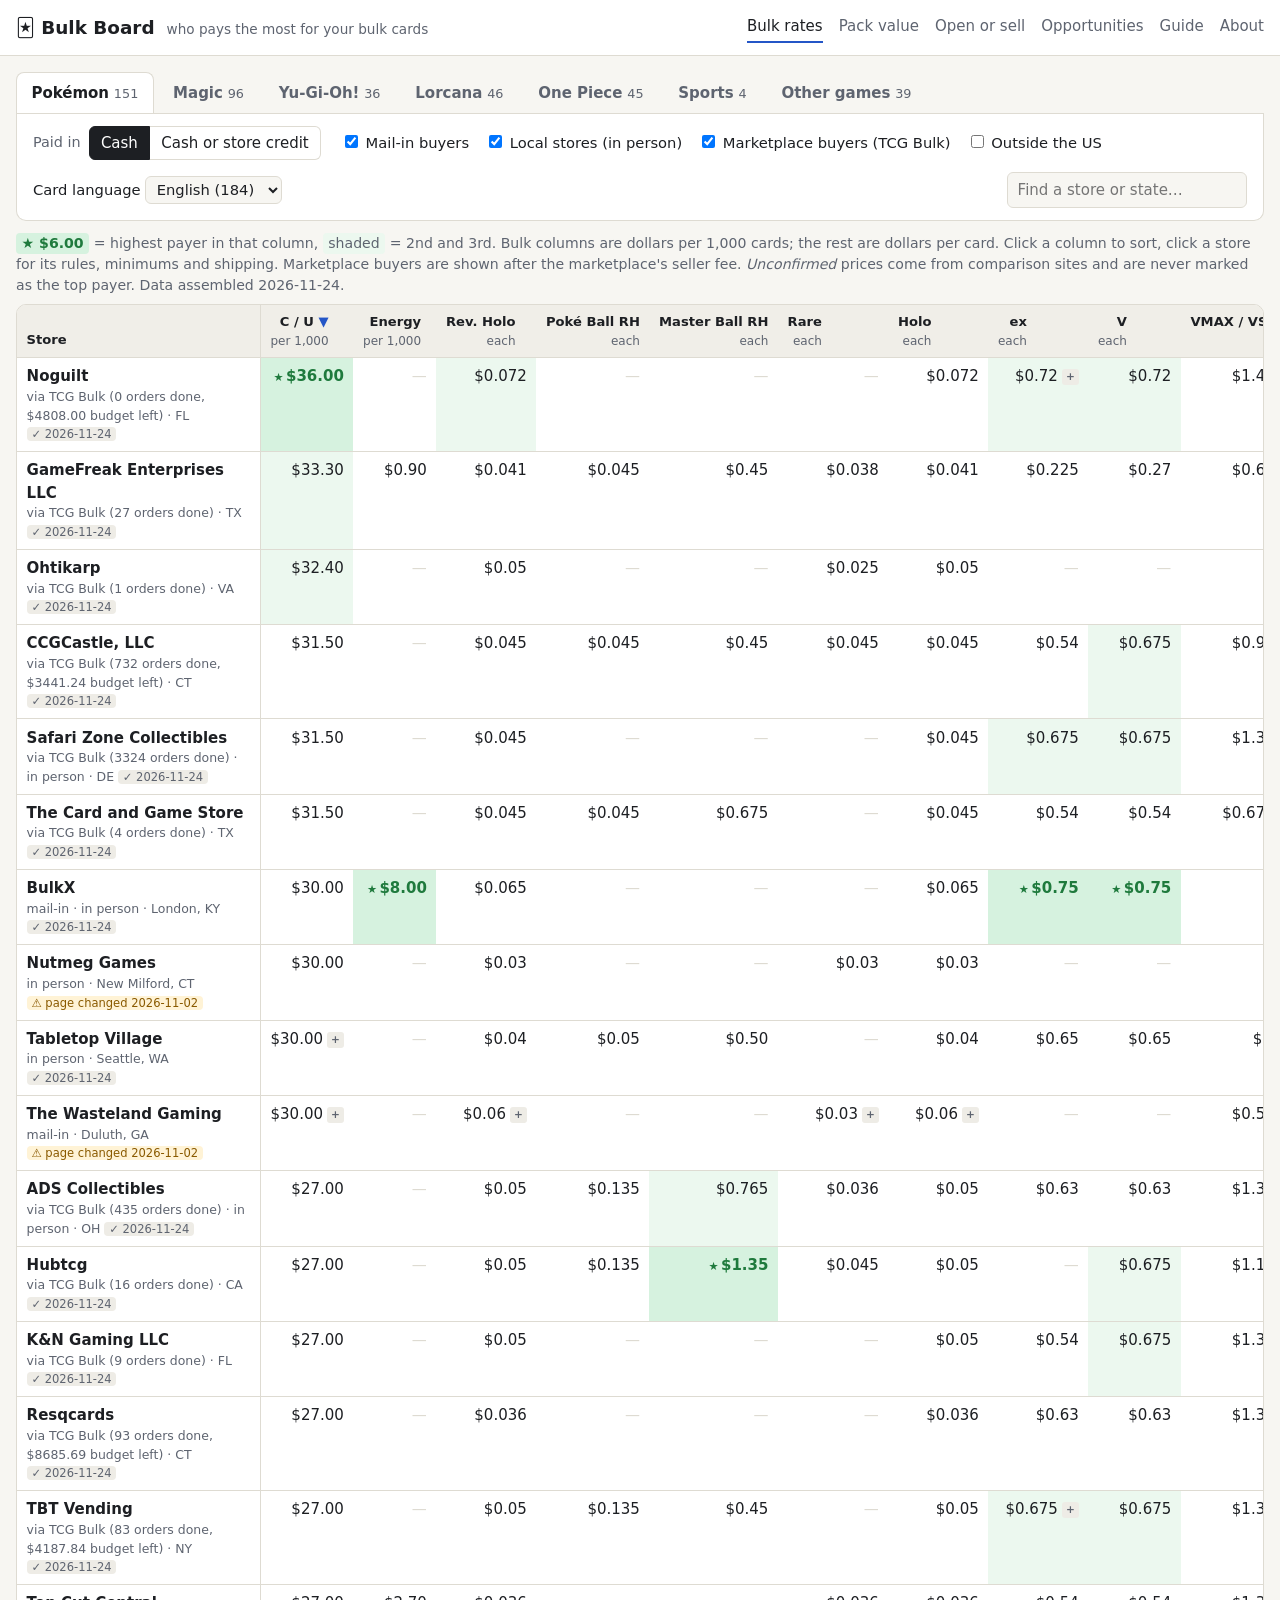
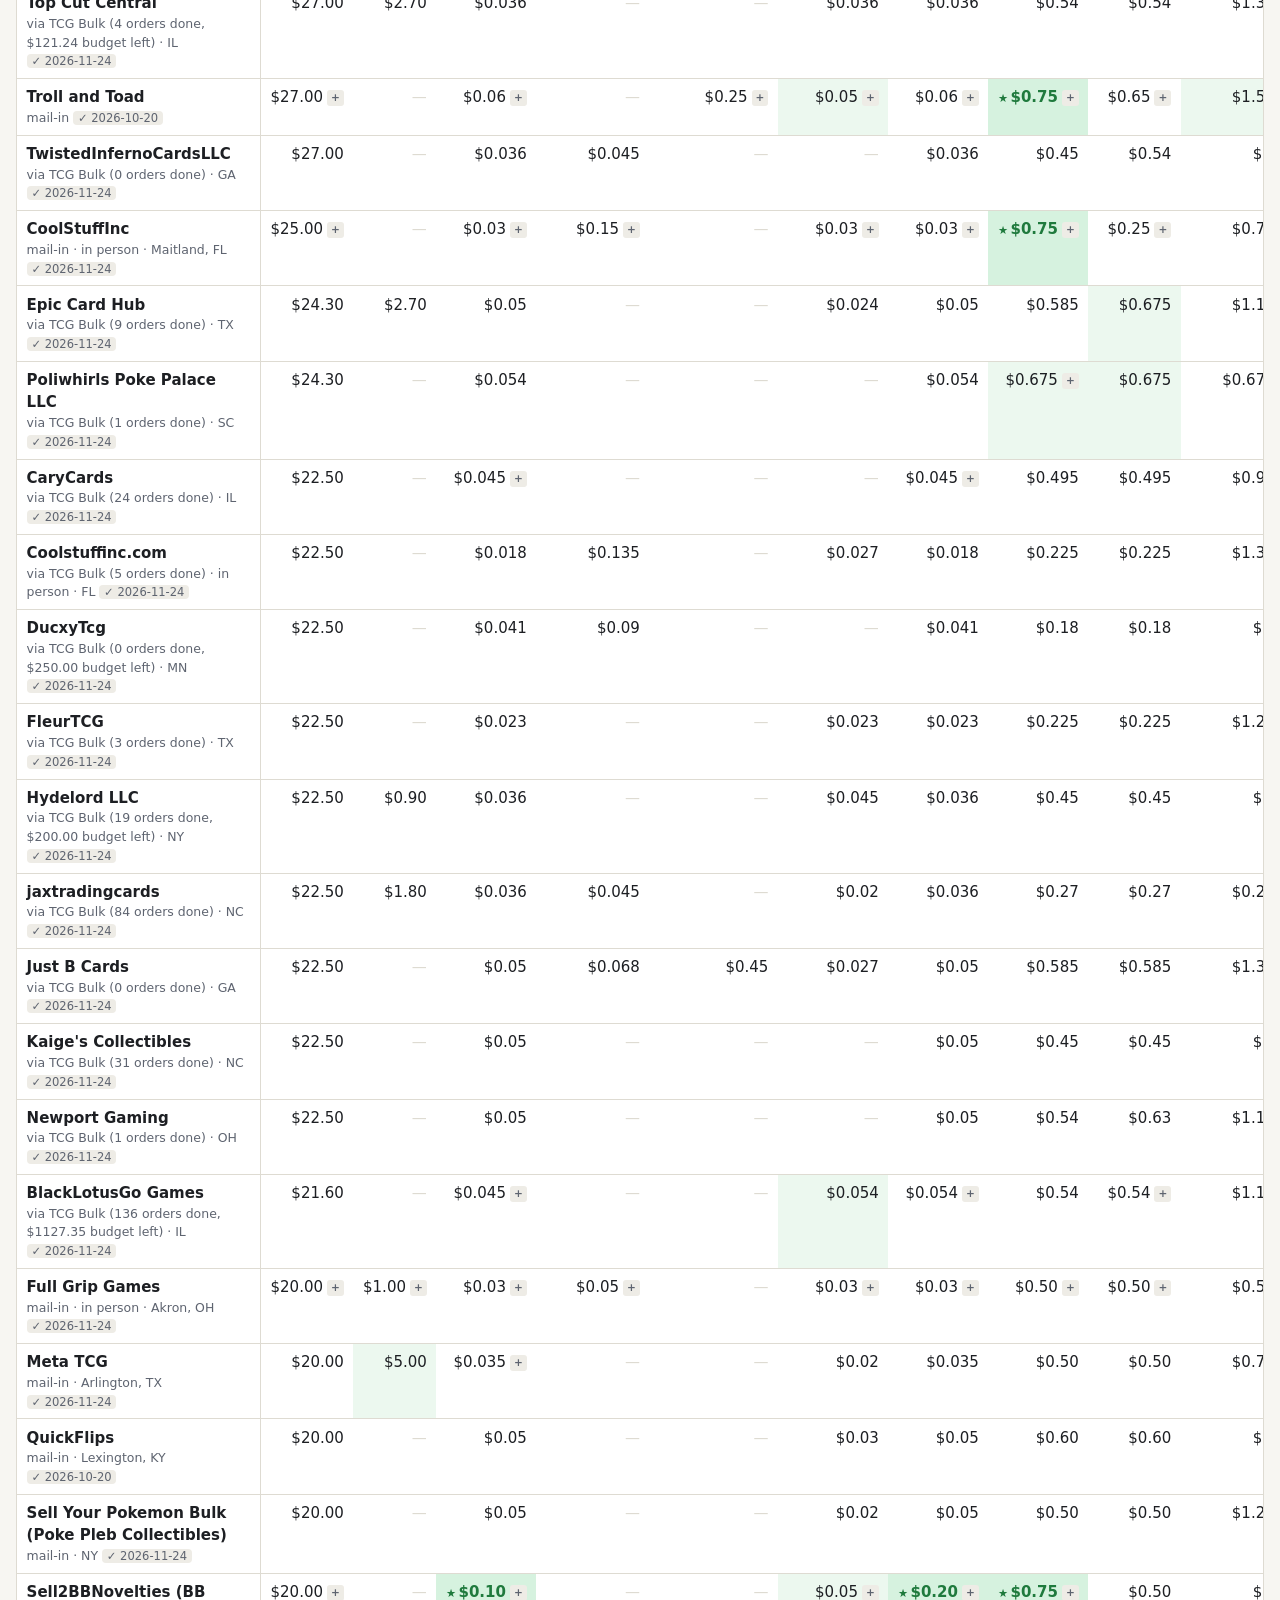
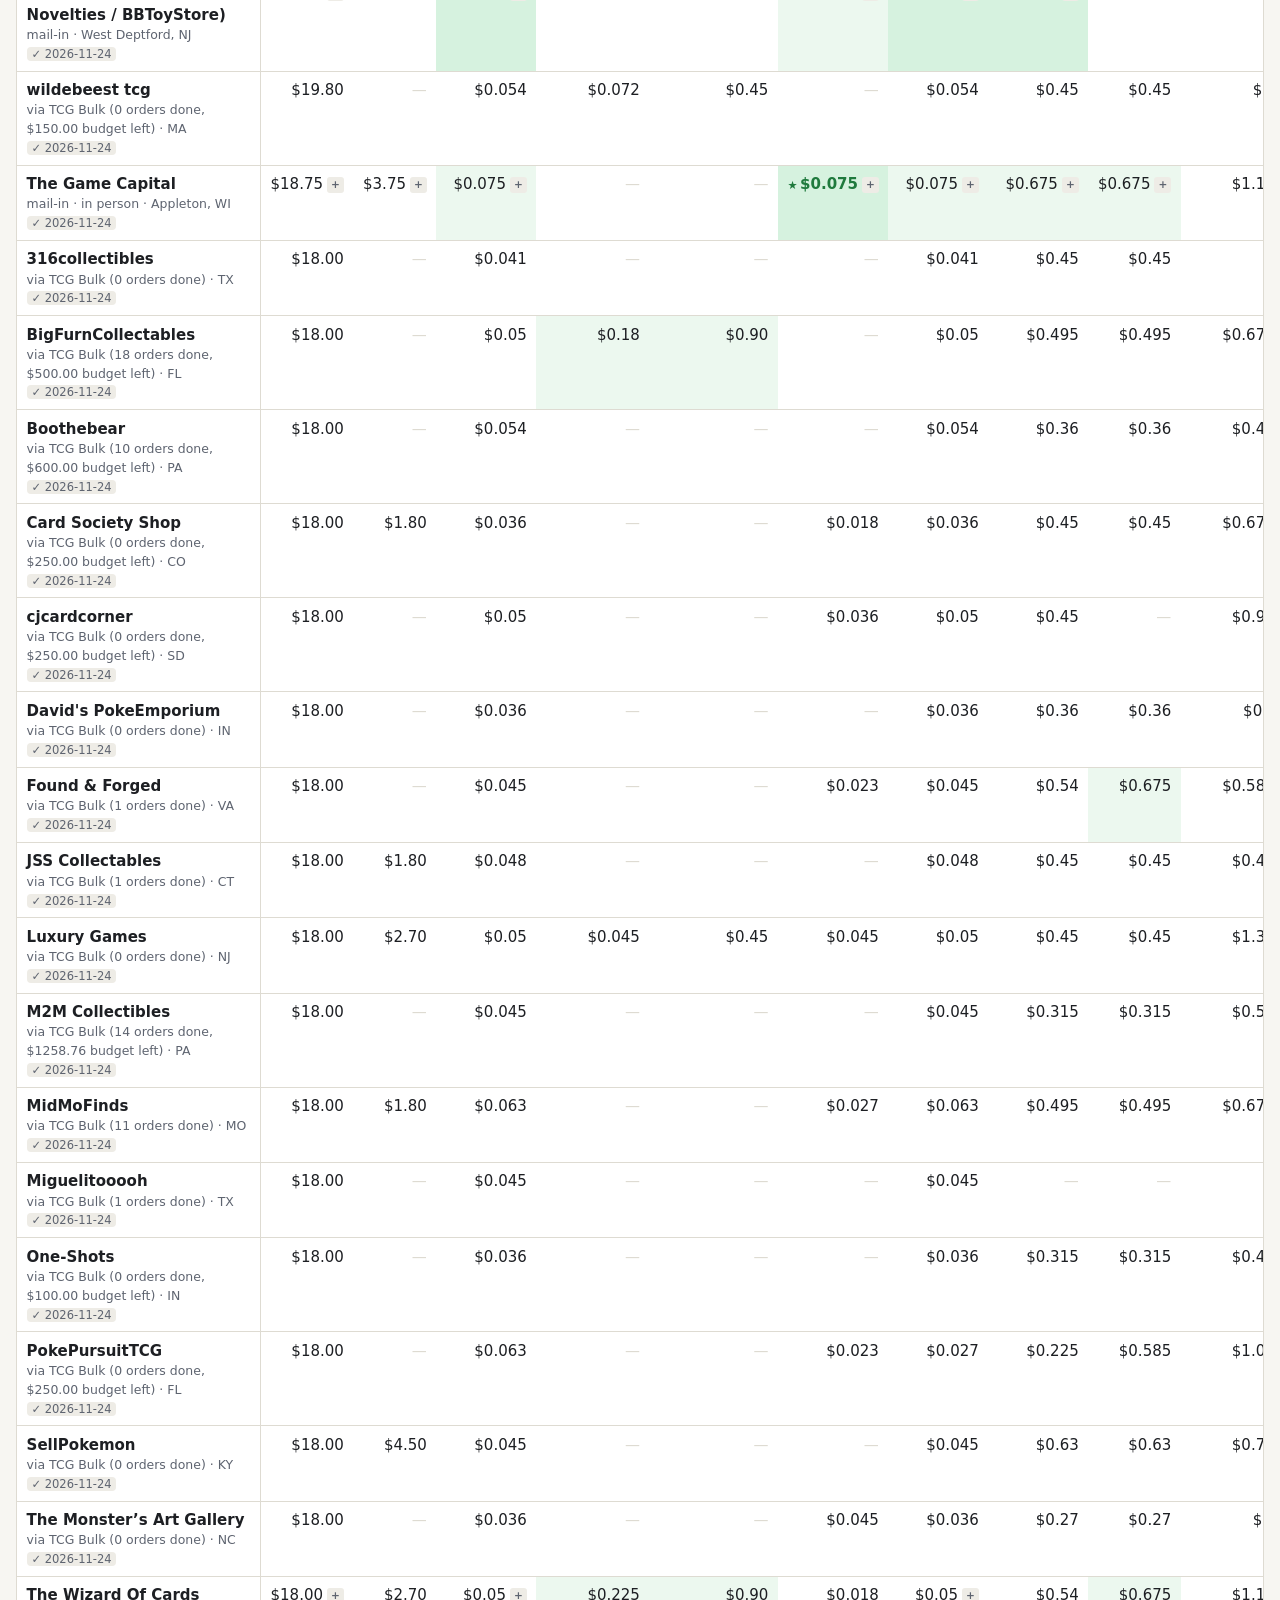
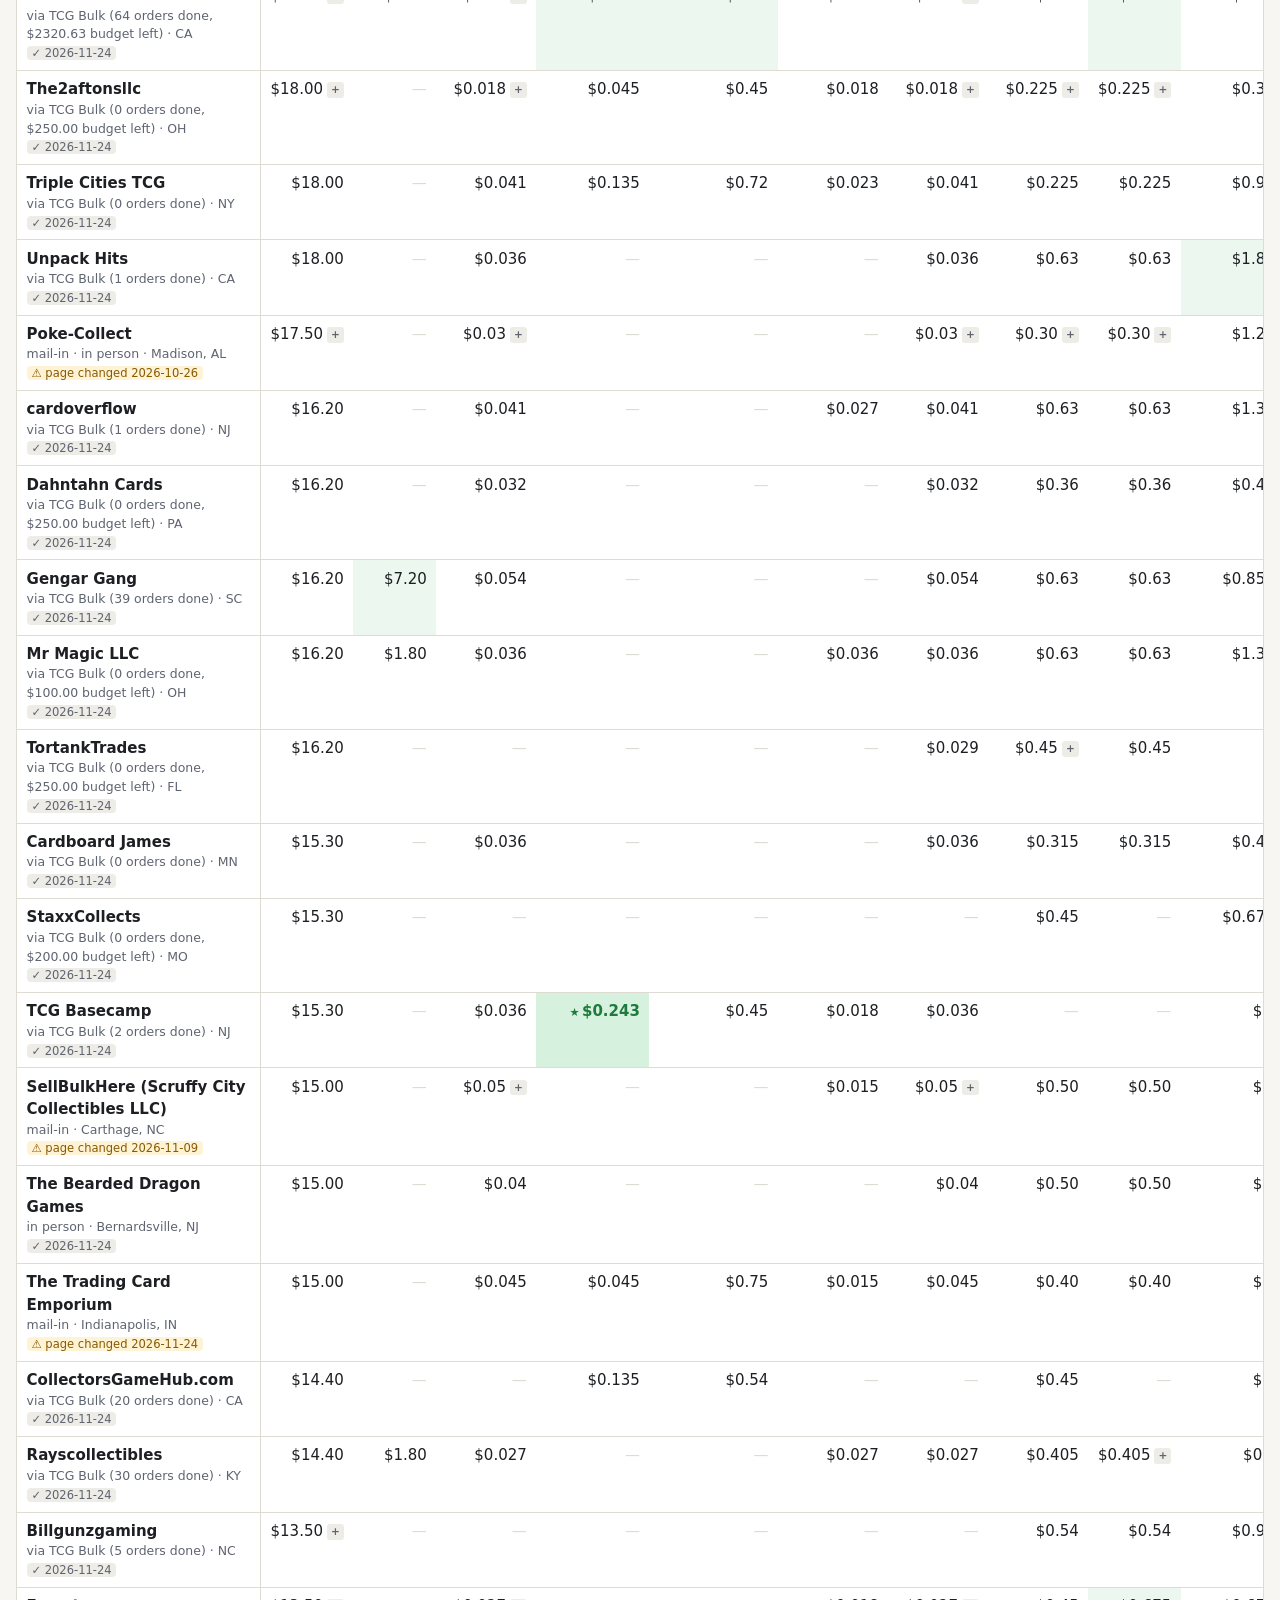
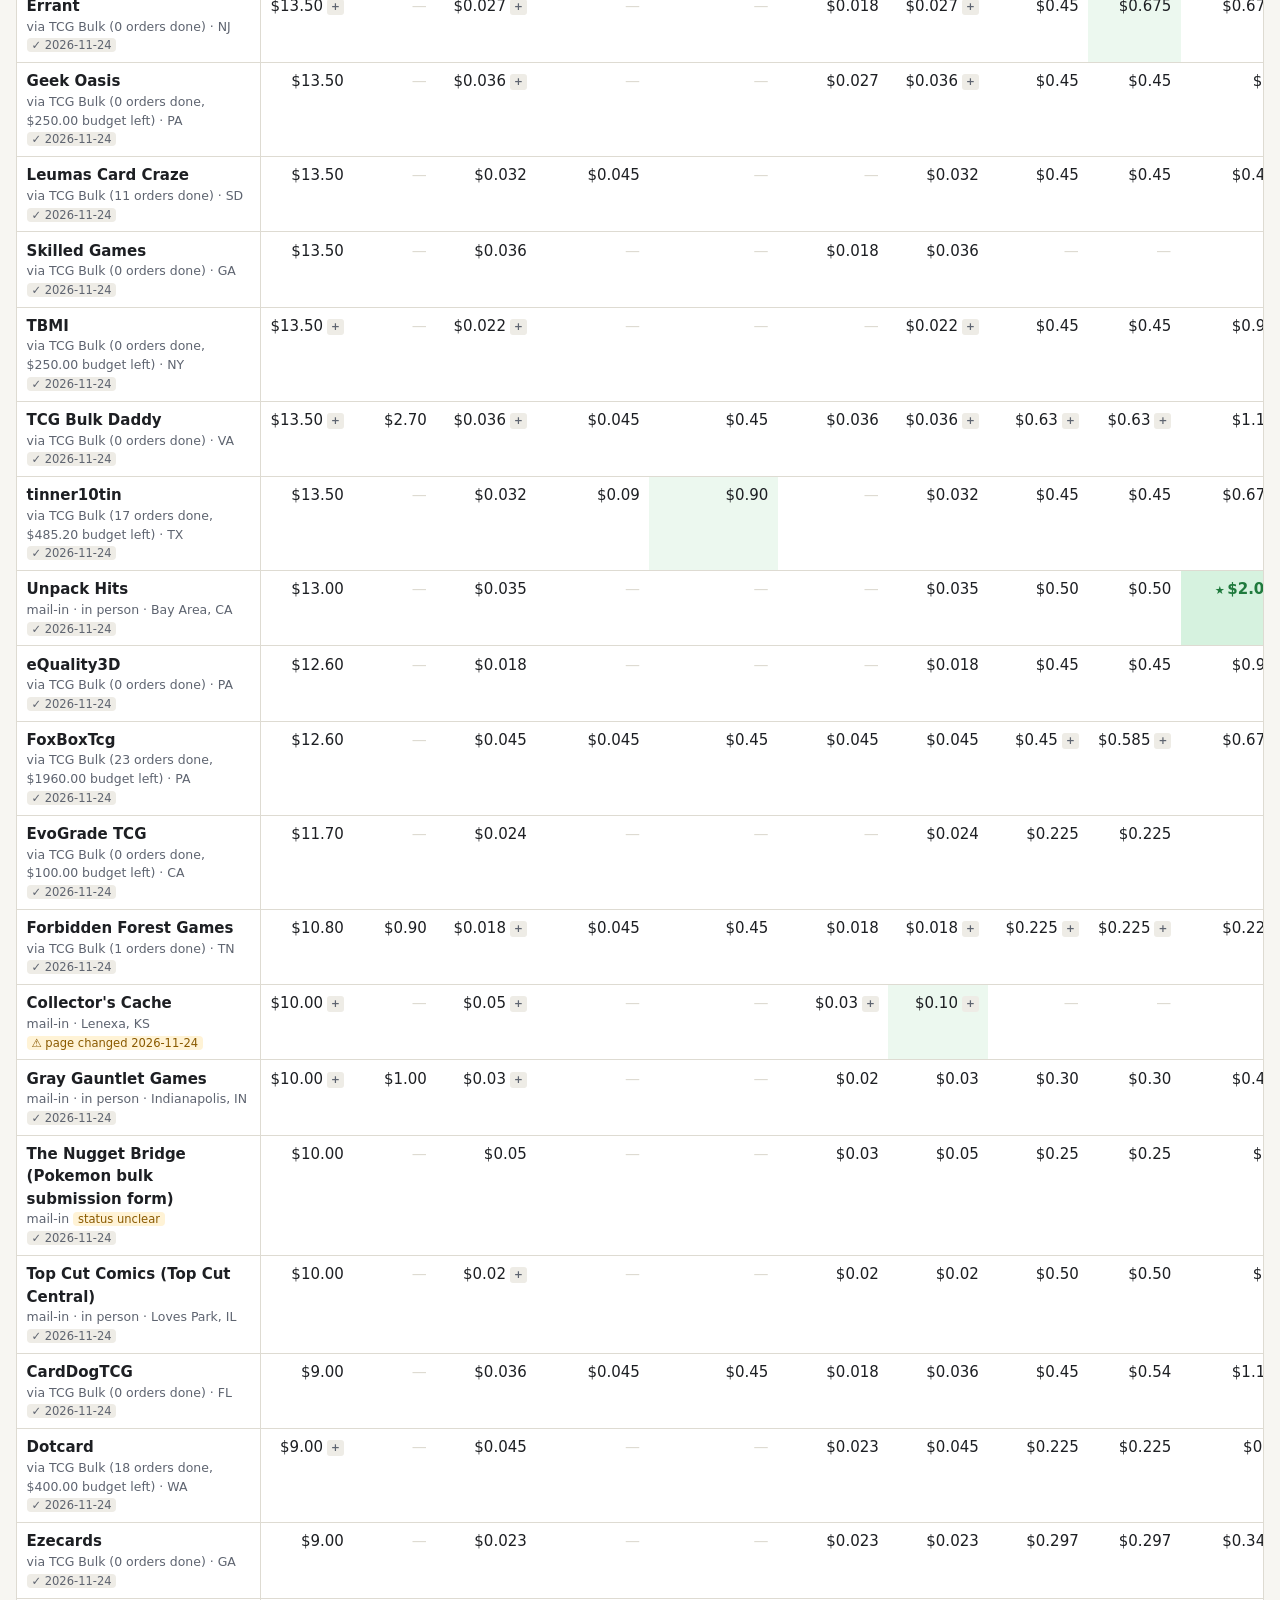
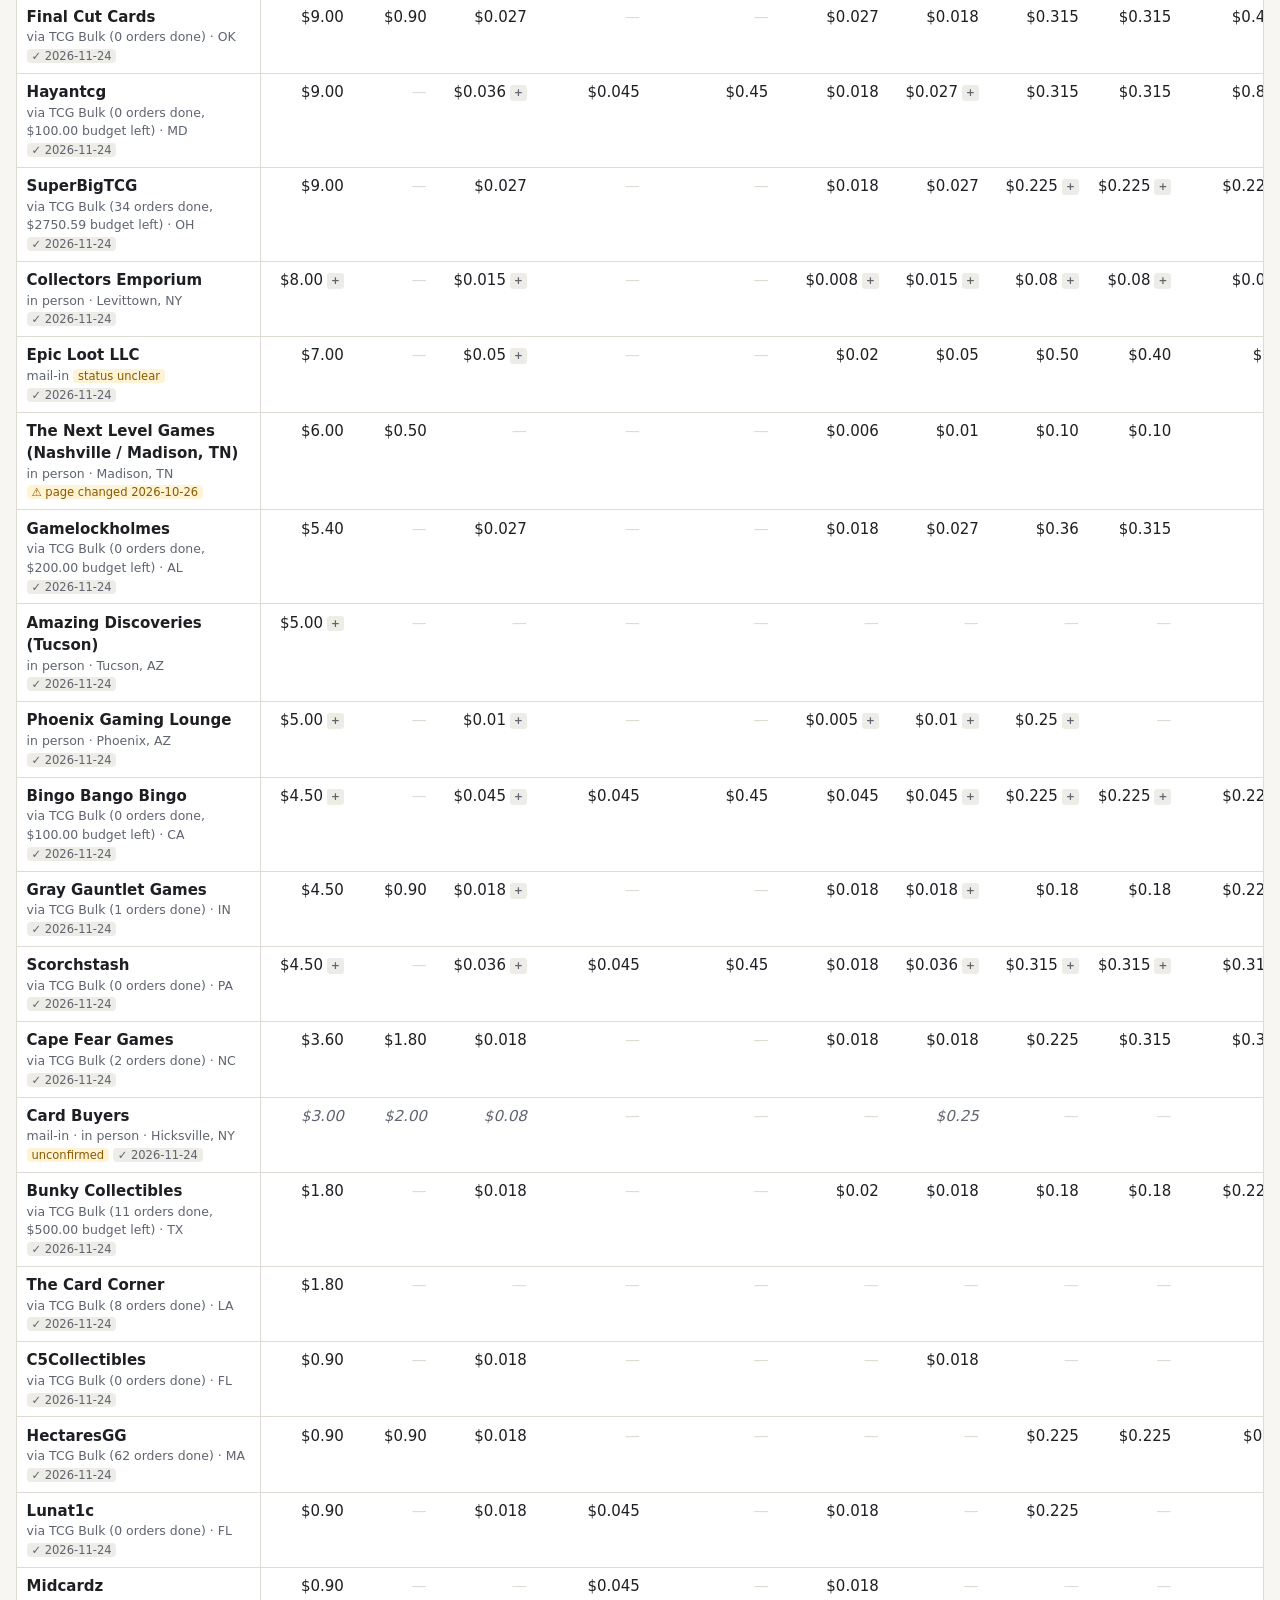
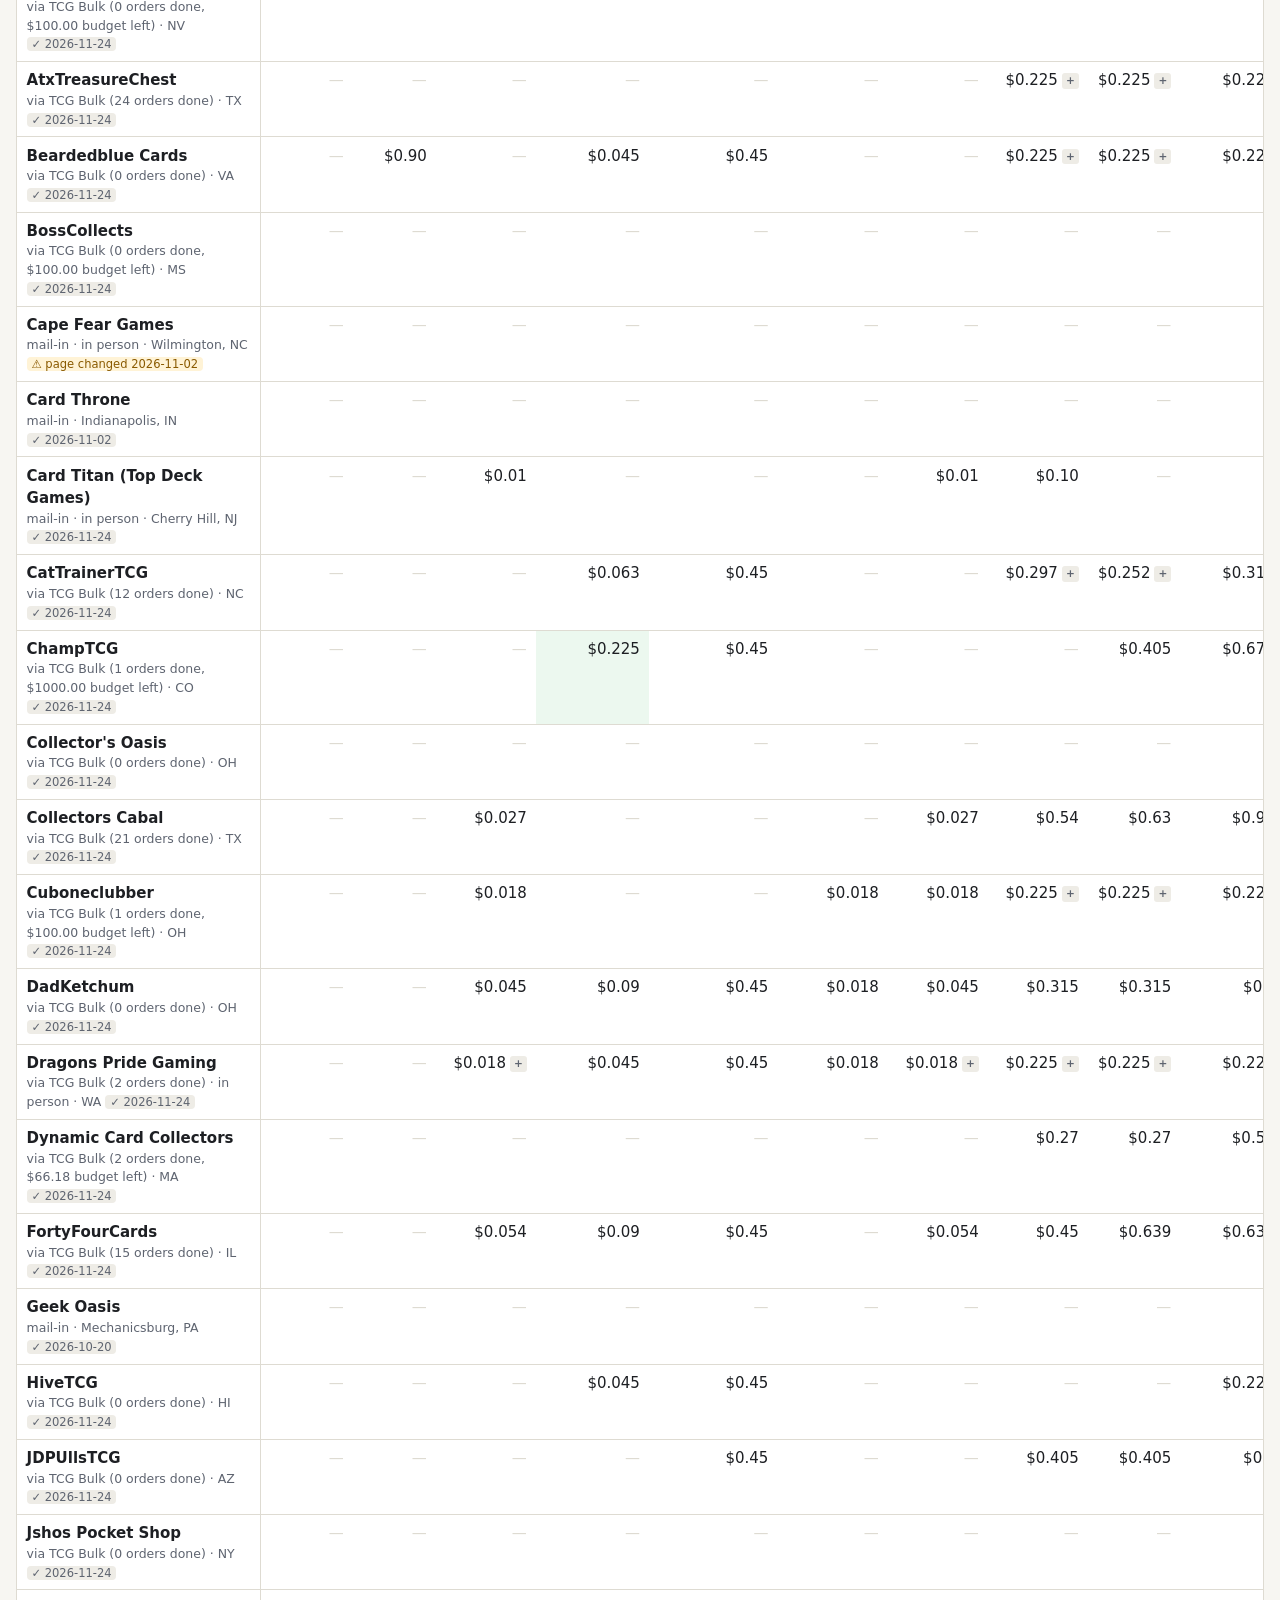
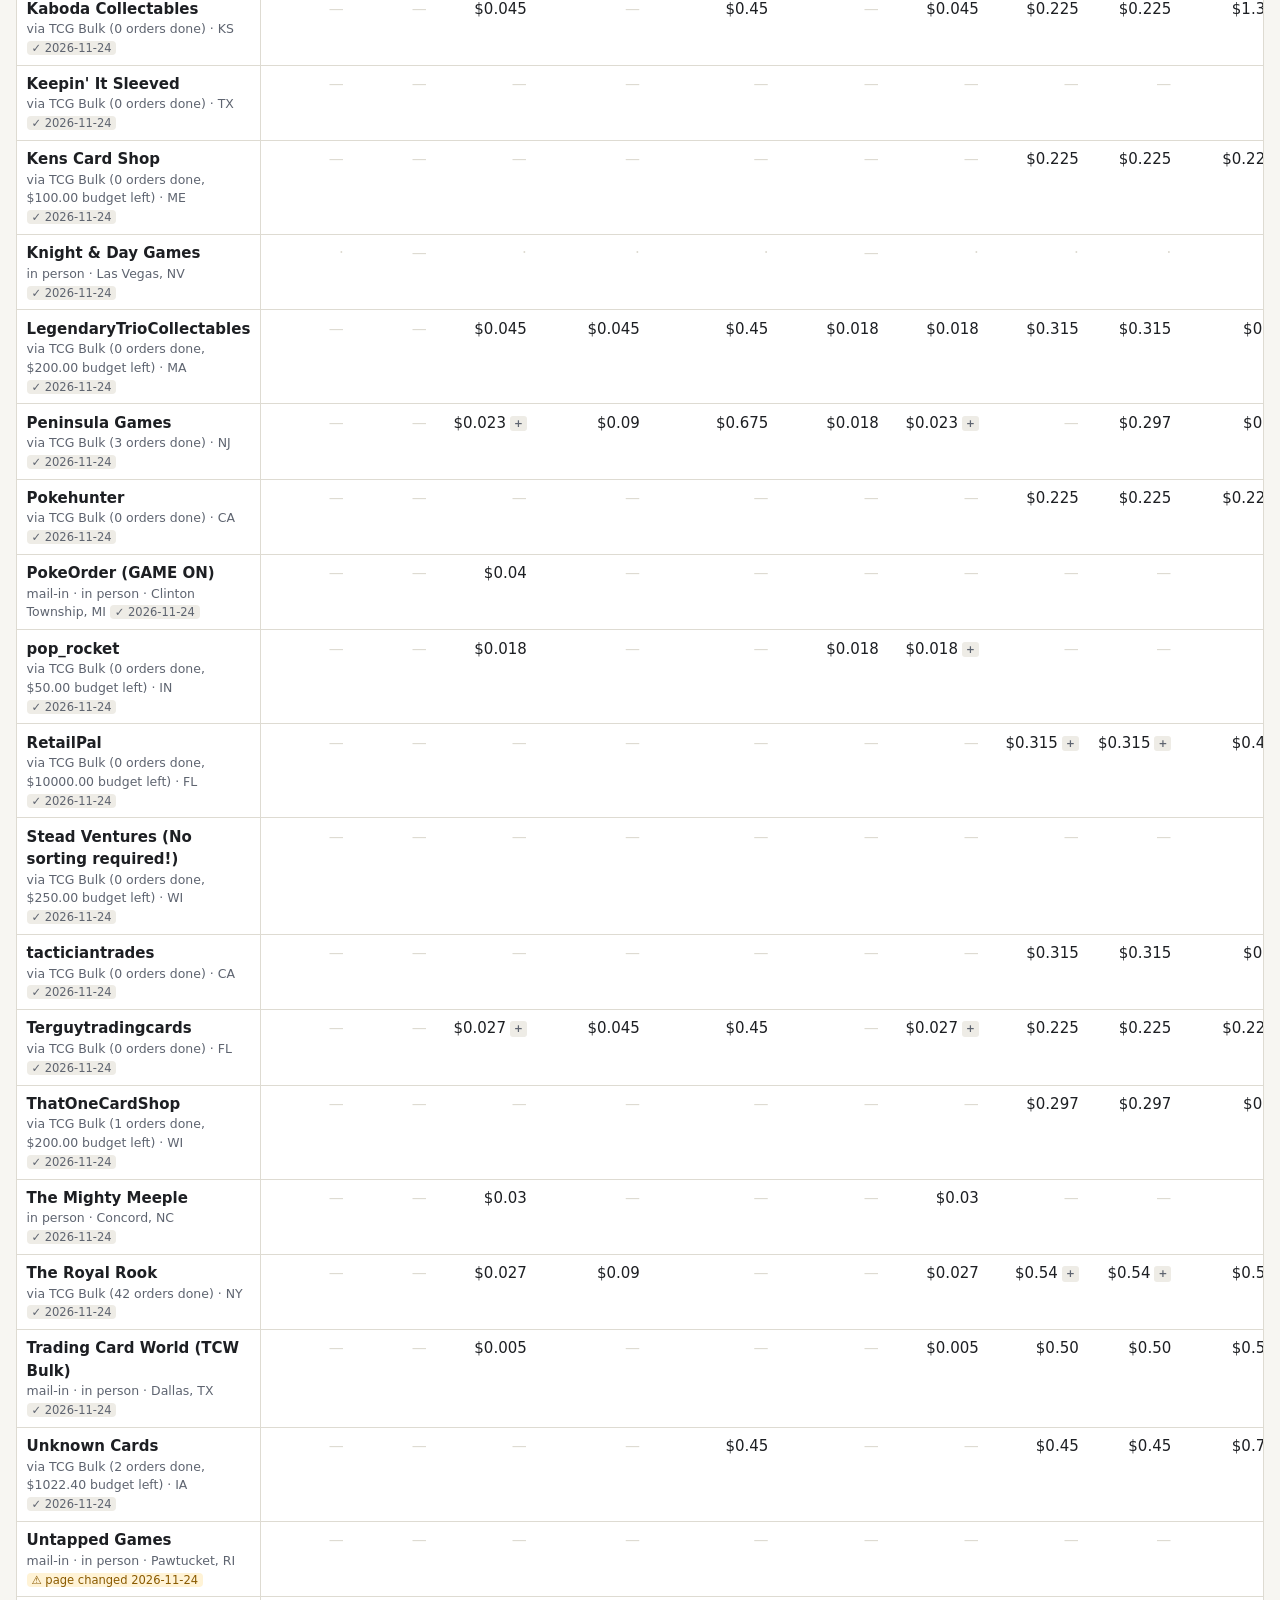
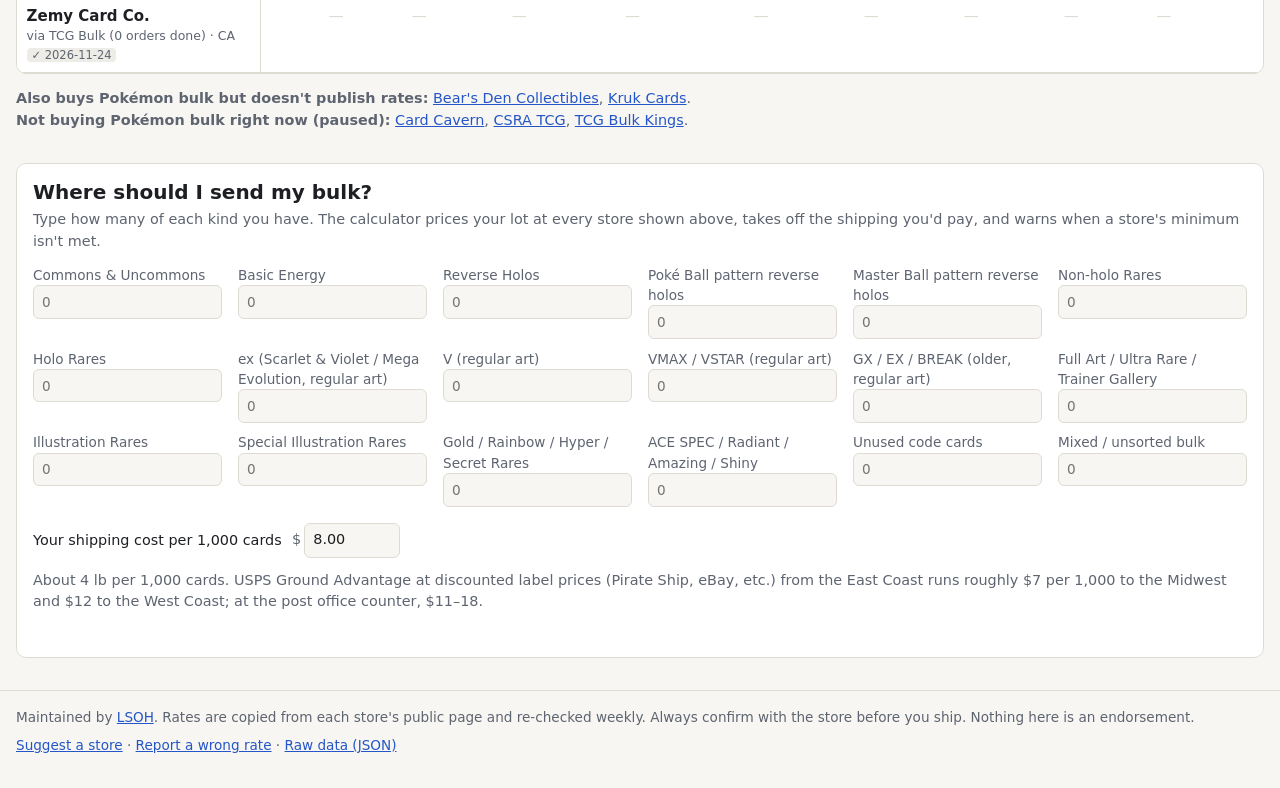
<file: index.html>
<!doctype html>
<html lang="en">
<head>
<meta charset="utf-8">
<meta name="viewport" content="width=device-width,initial-scale=1">
<title>Bulk Board</title>
<meta name="description" content="Compare what card shops and bulk buyers pay for bulk Pokémon, Magic: The Gathering, Yu-Gi-Oh!, Lorcana, One Piece and sports cards. Sortable rates, top payers highlighted, and a calculator for where to send your bulk.">
<link rel="icon" href="data:image/svg+xml,<svg xmlns=%22http://www.w3.org/2000/svg%22 viewBox=%220 0 100 100%22><text y=%22.9em%22 font-size=%2290%22>🃏</text></svg>">
<link rel="stylesheet" href="assets/style.css">
</head>
<body>
<header class="top">
  <div class="wrap">
    <a class="brand" href="./">🃏 Bulk Board <small>who pays the most for your bulk cards</small></a>
    <nav class="main">
      <a href="./" class="active">Bulk rates</a>
      <a href="sealed.html">Pack value</a>
      <a href="open.html">Open or sell</a>
      <a href="opportunities.html">Opportunities</a>
      <a href="guide.html">Guide</a>
      <a href="about.html">About</a>
    </nav>
  </div>
</header>

<main class="wrap">
  <nav class="tabs" role="tablist" aria-label="Game" id="tabs"></nav>

  <section class="controls" aria-label="Filters">
    <div class="seg" role="group" aria-label="Payout">
      <span class="seg-label">Paid in</span>
      <button type="button" data-payout="cash" aria-pressed="true">Cash</button>
      <button type="button" data-payout="credit" aria-pressed="false">Cash or store credit</button>
    </div>
    <div class="checks" role="group" aria-label="Which buyers">
      <label><input type="checkbox" id="f-mail" checked> Mail-in buyers</label>
      <label><input type="checkbox" id="f-local" checked> Local stores (in person)</label>
      <label><input type="checkbox" id="f-market" checked> Marketplace buyers (TCG Bulk)</label>
      <label><input type="checkbox" id="f-intl"> Outside the US</label>
    </div>
    <label class="lang">Card language <select id="lang"></select></label>
    <input type="search" id="q" placeholder="Find a store or state…" aria-label="Find a store">
  </section>

  <p class="legend" id="legend"></p>

  <div class="table-wrap" id="table-wrap" tabindex="0" aria-label="Bulk rates table (scrolls sideways)">
    <table class="rates" id="rates"></table>
  </div>
  <p class="empty" id="empty" hidden></p>
  <p class="unpublished" id="unpublished" hidden></p>

  <section class="calc" id="calc" aria-labelledby="calc-h">
    <h2 id="calc-h">Where should I send my bulk?</h2>
    <p class="hint">Type how many of each kind you have. The calculator prices your lot at every store shown above, takes off the shipping you'd pay, and warns when a store's minimum isn't met.</p>
    <div class="calc-grid" id="calc-inputs"></div>
    <div class="calc-ship">
      <label>Your shipping cost per 1,000 cards <span class="dollar">$</span><input type="number" id="ship-per-k" min="0" step="0.25" inputmode="decimal"></label>
      <span class="hint" id="ship-hint"></span>
    </div>
    <div id="calc-out" aria-live="polite"></div>
  </section>
</main>

<footer>
  <div class="wrap">
    <span>Maintained by <a href="https://github.com/holdTheDoorHoid" target="_blank" rel="noopener">LSOH</a>. Rates are copied from each store's public page and re-checked weekly. Always confirm with the store before you ship. Nothing here is an endorsement.</span>
    <span>
      <a href="https://github.com/holdTheDoorHoid/bulk-board/issues/new?template=suggest-store.yml" target="_blank" rel="noopener">Suggest a store</a> ·
      <a href="https://github.com/holdTheDoorHoid/bulk-board/issues/new?template=wrong-rate.yml" target="_blank" rel="noopener">Report a wrong rate</a> ·
      <a href="data/buyers.json">Raw data (JSON)</a>
    </span>
  </div>
</footer>
<script src="assets/app.js"></script>
</body>
</html>
</file>
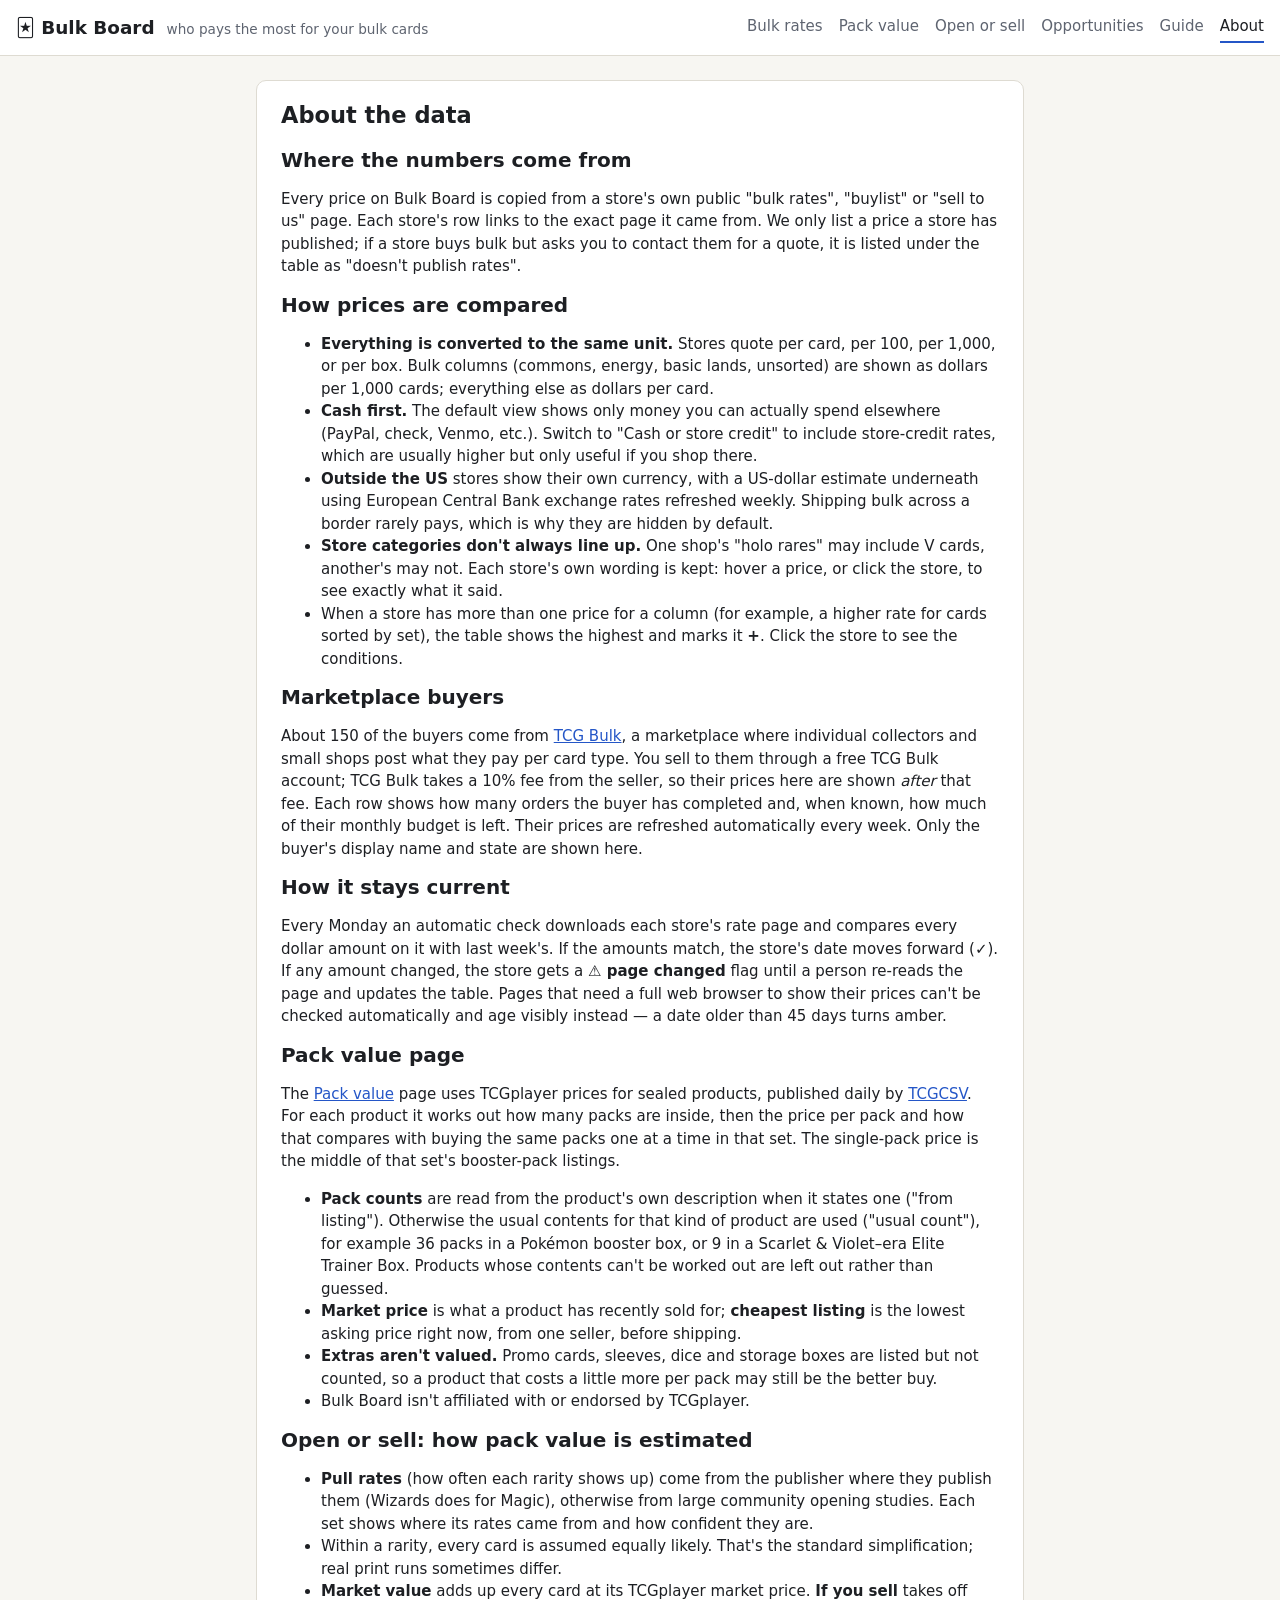
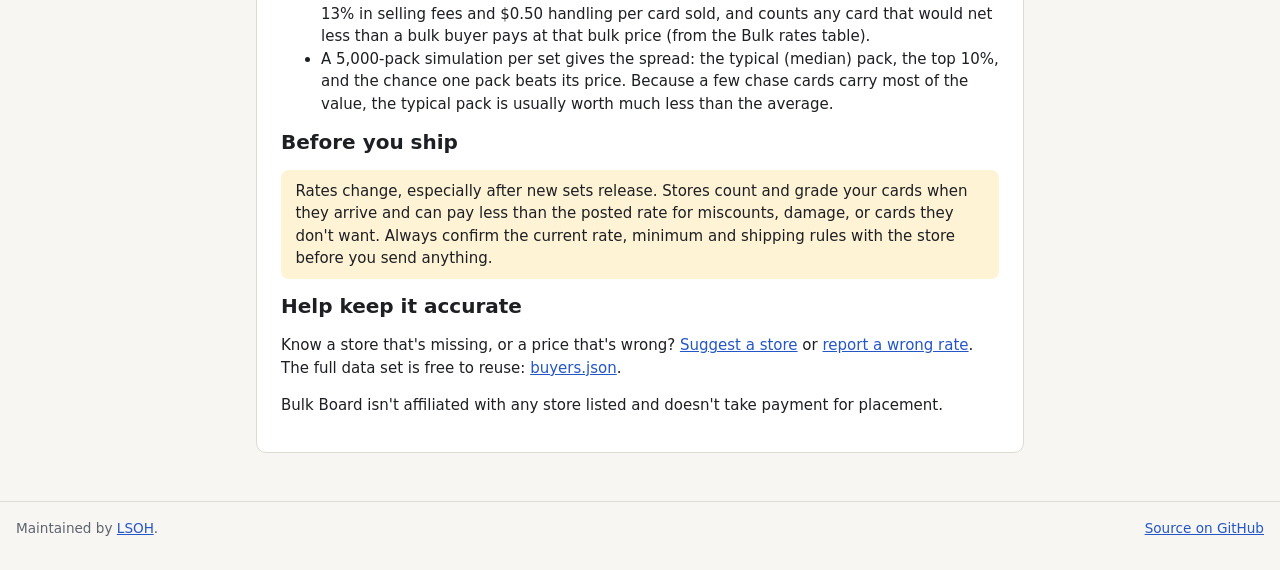
<file: about.html>
<!doctype html>
<html lang="en">
<head>
<meta charset="utf-8">
<meta name="viewport" content="width=device-width,initial-scale=1">
<title>About the data · Bulk Board</title>
<meta name="description" content="Where Bulk Board's bulk card buy rates come from, how they are compared, and how they are kept current.">
<link rel="icon" href="data:image/svg+xml,<svg xmlns=%22http://www.w3.org/2000/svg%22 viewBox=%220 0 100 100%22><text y=%22.9em%22 font-size=%2290%22>🃏</text></svg>">
<link rel="stylesheet" href="assets/style.css">
</head>
<body>
<header class="top">
  <div class="wrap">
    <a class="brand" href="./">🃏 Bulk Board <small>who pays the most for your bulk cards</small></a>
    <nav class="main">
      <a href="./">Bulk rates</a>
      <a href="sealed.html">Pack value</a>
      <a href="open.html">Open or sell</a>
      <a href="opportunities.html">Opportunities</a>
      <a href="guide.html">Guide</a>
      <a href="about.html" class="active">About</a>
    </nav>
  </div>
</header>
<main class="wrap">
<article class="prose">
<h1>About the data</h1>

<h2>Where the numbers come from</h2>
<p>Every price on Bulk Board is copied from a store's own public "bulk rates", "buylist" or "sell to us" page. Each store's row links to the exact page it came from. We only list a price a store has published; if a store buys bulk but asks you to contact them for a quote, it is listed under the table as "doesn't publish rates".</p>

<h2>How prices are compared</h2>
<ul>
  <li><b>Everything is converted to the same unit.</b> Stores quote per card, per 100, per 1,000, or per box. Bulk columns (commons, energy, basic lands, unsorted) are shown as dollars per 1,000 cards; everything else as dollars per card.</li>
  <li><b>Cash first.</b> The default view shows only money you can actually spend elsewhere (PayPal, check, Venmo, etc.). Switch to "Cash or store credit" to include store-credit rates, which are usually higher but only useful if you shop there.</li>
  <li><b>Outside the US</b> stores show their own currency, with a US-dollar estimate underneath using European Central Bank exchange rates refreshed weekly. Shipping bulk across a border rarely pays, which is why they are hidden by default.</li>
  <li><b>Store categories don't always line up.</b> One shop's "holo rares" may include V cards, another's may not. Each store's own wording is kept: hover a price, or click the store, to see exactly what it said.</li>
  <li>When a store has more than one price for a column (for example, a higher rate for cards sorted by set), the table shows the highest and marks it <b>+</b>. Click the store to see the conditions.</li>
</ul>

<h2>Marketplace buyers</h2>
<p>About 150 of the buyers come from <a href="https://tcgbulk.com">TCG Bulk</a>, a marketplace where individual collectors and small shops post what they pay per card type. You sell to them through a free TCG Bulk account; TCG Bulk takes a 10% fee from the seller, so their prices here are shown <i>after</i> that fee. Each row shows how many orders the buyer has completed and, when known, how much of their monthly budget is left. Their prices are refreshed automatically every week. Only the buyer's display name and state are shown here.</p>

<h2>How it stays current</h2>
<p>Every Monday an automatic check downloads each store's rate page and compares every dollar amount on it with last week's. If the amounts match, the store's date moves forward (✓). If any amount changed, the store gets a <b>⚠ page changed</b> flag until a person re-reads the page and updates the table. Pages that need a full web browser to show their prices can't be checked automatically and age visibly instead — a date older than 45 days turns amber.</p>

<h2>Pack value page</h2>
<p>The <a href="sealed.html">Pack value</a> page uses TCGplayer prices for sealed products, published daily by <a href="https://tcgcsv.com">TCGCSV</a>. For each product it works out how many packs are inside, then the price per pack and how that compares with buying the same packs one at a time in that set. The single-pack price is the middle of that set's booster-pack listings.</p>
<ul>
  <li><b>Pack counts</b> are read from the product's own description when it states one ("from listing"). Otherwise the usual contents for that kind of product are used ("usual count"), for example 36 packs in a Pokémon booster box, or 9 in a Scarlet &amp; Violet–era Elite Trainer Box. Products whose contents can't be worked out are left out rather than guessed.</li>
  <li><b>Market price</b> is what a product has recently sold for; <b>cheapest listing</b> is the lowest asking price right now, from one seller, before shipping.</li>
  <li><b>Extras aren't valued.</b> Promo cards, sleeves, dice and storage boxes are listed but not counted, so a product that costs a little more per pack may still be the better buy.</li>
  <li>Bulk Board isn't affiliated with or endorsed by TCGplayer.</li>
</ul>

<h2>Open or sell: how pack value is estimated</h2>
<ul>
  <li><b>Pull rates</b> (how often each rarity shows up) come from the publisher where they publish them (Wizards does for Magic), otherwise from large community opening studies. Each set shows where its rates came from and how confident they are.</li>
  <li>Within a rarity, every card is assumed equally likely. That's the standard simplification; real print runs sometimes differ.</li>
  <li><b>Market value</b> adds up every card at its TCGplayer market price. <b>If you sell</b> takes off 13% in selling fees and $0.50 handling per card sold, and counts any card that would net less than a bulk buyer pays at that bulk price (from the Bulk rates table).</li>
  <li>A 5,000-pack simulation per set gives the spread: the typical (median) pack, the top 10%, and the chance one pack beats its price. Because a few chase cards carry most of the value, the typical pack is usually worth much less than the average.</li>
</ul>

<h2>Before you ship</h2>
<p class="callout">Rates change, especially after new sets release. Stores count and grade your cards when they arrive and can pay less than the posted rate for miscounts, damage, or cards they don't want. Always confirm the current rate, minimum and shipping rules with the store before you send anything.</p>

<h2>Help keep it accurate</h2>
<p>Know a store that's missing, or a price that's wrong? <a href="https://github.com/holdTheDoorHoid/bulk-board/issues/new?template=suggest-store.yml">Suggest a store</a> or <a href="https://github.com/holdTheDoorHoid/bulk-board/issues/new?template=wrong-rate.yml">report a wrong rate</a>. The full data set is free to reuse: <a href="data/buyers.json">buyers.json</a>.</p>
<p>Bulk Board isn't affiliated with any store listed and doesn't take payment for placement.</p>
</article>
</main>
<footer><div class="wrap"><span>Maintained by <a href="https://github.com/holdTheDoorHoid" target="_blank" rel="noopener">LSOH</a>.</span><span><a href="https://github.com/holdTheDoorHoid/bulk-board">Source on GitHub</a></span></div></footer>
</body>
</html>
</file>
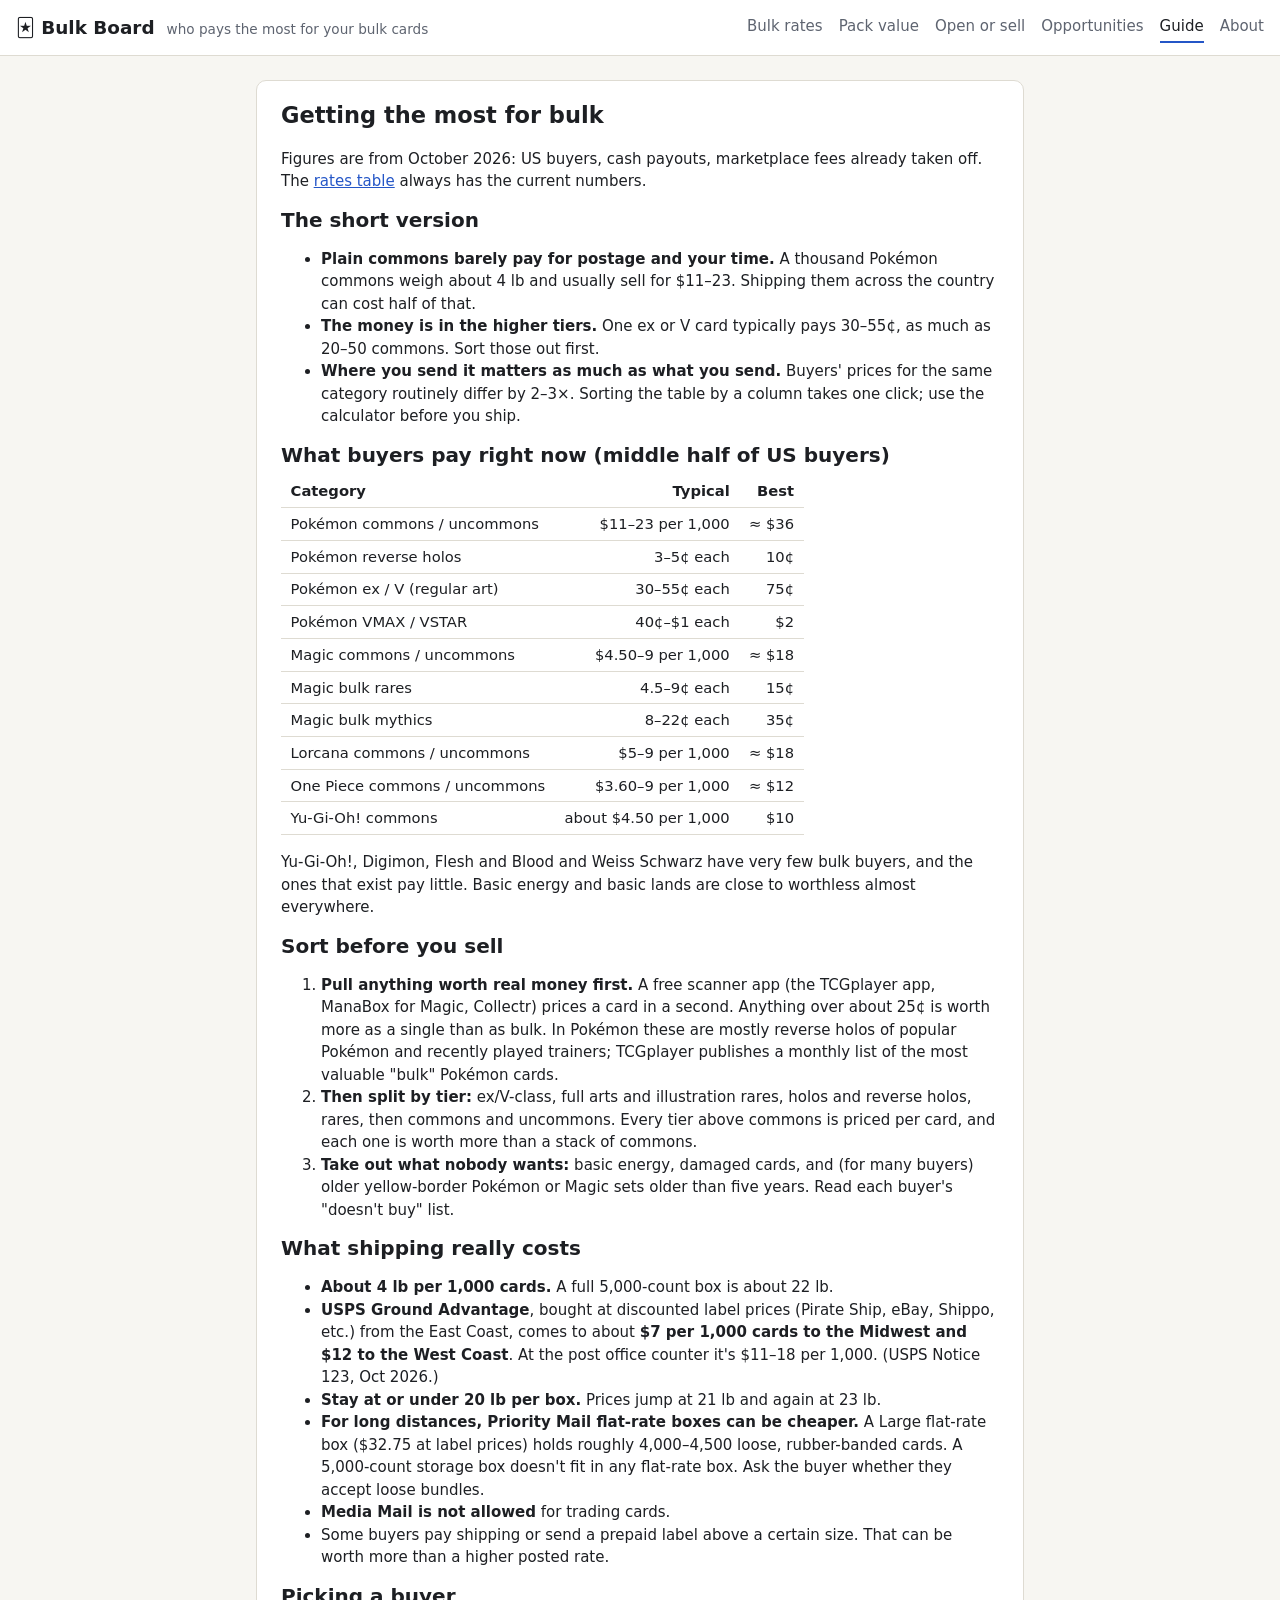
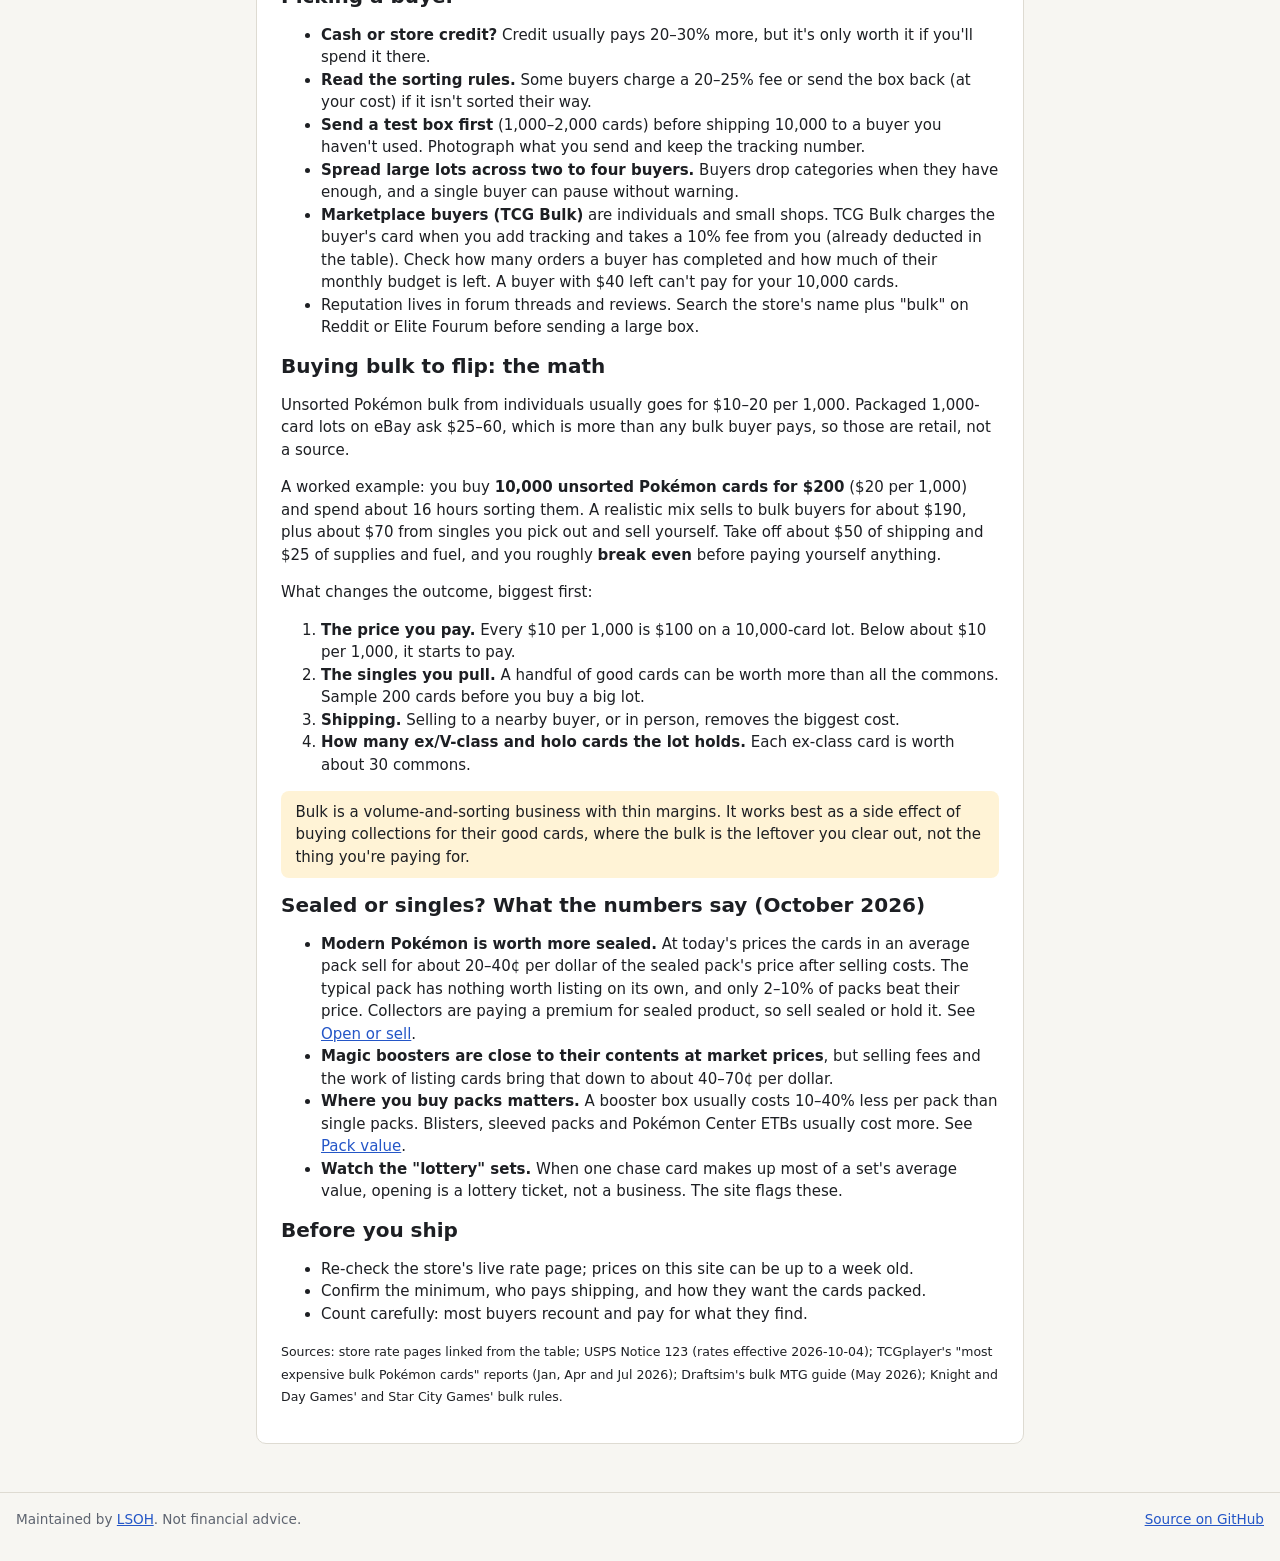
<file: guide.html>
<!doctype html>
<html lang="en">
<head>
<meta charset="utf-8">
<meta name="viewport" content="width=device-width,initial-scale=1">
<title>Selling guide · Bulk Board</title>
<meta name="description" content="How to get the most for bulk trading cards: what to sort out, what shipping really costs, how to pick a buyer, and the math on buying bulk to flip.">
<link rel="icon" href="data:image/svg+xml,<svg xmlns=%22http://www.w3.org/2000/svg%22 viewBox=%220 0 100 100%22><text y=%22.9em%22 font-size=%2290%22>🃏</text></svg>">
<link rel="stylesheet" href="assets/style.css">
</head>
<body>
<header class="top">
  <div class="wrap">
    <a class="brand" href="./">🃏 Bulk Board <small>who pays the most for your bulk cards</small></a>
    <nav class="main">
      <a href="./">Bulk rates</a>
      <a href="sealed.html">Pack value</a>
      <a href="open.html">Open or sell</a>
      <a href="opportunities.html">Opportunities</a>
      <a href="guide.html" class="active">Guide</a>
      <a href="about.html">About</a>
    </nav>
  </div>
</header>
<main class="wrap">
<article class="prose">
<h1>Getting the most for bulk</h1>
<p>Figures are from October 2026: US buyers, cash payouts, marketplace fees already taken off. The <a href="./">rates table</a> always has the current numbers.</p>

<h2>The short version</h2>
<ul>
  <li><b>Plain commons barely pay for postage and your time.</b> A thousand Pokémon commons weigh about 4 lb and usually sell for $11–23. Shipping them across the country can cost half of that.</li>
  <li><b>The money is in the higher tiers.</b> One ex or V card typically pays 30–55¢, as much as 20–50 commons. Sort those out first.</li>
  <li><b>Where you send it matters as much as what you send.</b> Buyers' prices for the same category routinely differ by 2–3×. Sorting the table by a column takes one click; use the calculator before you ship.</li>
</ul>

<h2>What buyers pay right now (middle half of US buyers)</h2>
<table>
  <thead><tr><th>Category</th><th class="n">Typical</th><th class="n">Best</th></tr></thead>
  <tbody>
    <tr><td>Pokémon commons / uncommons</td><td class="n">$11–23 per 1,000</td><td class="n">≈ $36</td></tr>
    <tr><td>Pokémon reverse holos</td><td class="n">3–5¢ each</td><td class="n">10¢</td></tr>
    <tr><td>Pokémon ex / V (regular art)</td><td class="n">30–55¢ each</td><td class="n">75¢</td></tr>
    <tr><td>Pokémon VMAX / VSTAR</td><td class="n">40¢–$1 each</td><td class="n">$2</td></tr>
    <tr><td>Magic commons / uncommons</td><td class="n">$4.50–9 per 1,000</td><td class="n">≈ $18</td></tr>
    <tr><td>Magic bulk rares</td><td class="n">4.5–9¢ each</td><td class="n">15¢</td></tr>
    <tr><td>Magic bulk mythics</td><td class="n">8–22¢ each</td><td class="n">35¢</td></tr>
    <tr><td>Lorcana commons / uncommons</td><td class="n">$5–9 per 1,000</td><td class="n">≈ $18</td></tr>
    <tr><td>One Piece commons / uncommons</td><td class="n">$3.60–9 per 1,000</td><td class="n">≈ $12</td></tr>
    <tr><td>Yu-Gi-Oh! commons</td><td class="n">about $4.50 per 1,000</td><td class="n">$10</td></tr>
  </tbody>
</table>
<p>Yu-Gi-Oh!, Digimon, Flesh and Blood and Weiss Schwarz have very few bulk buyers, and the ones that exist pay little. Basic energy and basic lands are close to worthless almost everywhere.</p>

<h2>Sort before you sell</h2>
<ol>
  <li><b>Pull anything worth real money first.</b> A free scanner app (the TCGplayer app, ManaBox for Magic, Collectr) prices a card in a second. Anything over about 25¢ is worth more as a single than as bulk. In Pokémon these are mostly reverse holos of popular Pokémon and recently played trainers; TCGplayer publishes a monthly list of the most valuable "bulk" Pokémon cards.</li>
  <li><b>Then split by tier:</b> ex/V-class, full arts and illustration rares, holos and reverse holos, rares, then commons and uncommons. Every tier above commons is priced per card, and each one is worth more than a stack of commons.</li>
  <li><b>Take out what nobody wants:</b> basic energy, damaged cards, and (for many buyers) older yellow-border Pokémon or Magic sets older than five years. Read each buyer's "doesn't buy" list.</li>
</ol>

<h2>What shipping really costs</h2>
<ul>
  <li><b>About 4 lb per 1,000 cards.</b> A full 5,000-count box is about 22 lb.</li>
  <li><b>USPS Ground Advantage</b>, bought at discounted label prices (Pirate Ship, eBay, Shippo, etc.) from the East Coast, comes to about <b>$7 per 1,000 cards to the Midwest and $12 to the West Coast</b>. At the post office counter it's $11–18 per 1,000. (USPS Notice 123, Oct 2026.)</li>
  <li><b>Stay at or under 20 lb per box.</b> Prices jump at 21 lb and again at 23 lb.</li>
  <li><b>For long distances, Priority Mail flat-rate boxes can be cheaper.</b> A Large flat-rate box ($32.75 at label prices) holds roughly 4,000–4,500 loose, rubber-banded cards. A 5,000-count storage box doesn't fit in any flat-rate box. Ask the buyer whether they accept loose bundles.</li>
  <li><b>Media Mail is not allowed</b> for trading cards.</li>
  <li>Some buyers pay shipping or send a prepaid label above a certain size. That can be worth more than a higher posted rate.</li>
</ul>

<h2>Picking a buyer</h2>
<ul>
  <li><b>Cash or store credit?</b> Credit usually pays 20–30% more, but it's only worth it if you'll spend it there.</li>
  <li><b>Read the sorting rules.</b> Some buyers charge a 20–25% fee or send the box back (at your cost) if it isn't sorted their way.</li>
  <li><b>Send a test box first</b> (1,000–2,000 cards) before shipping 10,000 to a buyer you haven't used. Photograph what you send and keep the tracking number.</li>
  <li><b>Spread large lots across two to four buyers.</b> Buyers drop categories when they have enough, and a single buyer can pause without warning.</li>
  <li><b>Marketplace buyers (TCG Bulk)</b> are individuals and small shops. TCG Bulk charges the buyer's card when you add tracking and takes a 10% fee from you (already deducted in the table). Check how many orders a buyer has completed and how much of their monthly budget is left. A buyer with $40 left can't pay for your 10,000 cards.</li>
  <li>Reputation lives in forum threads and reviews. Search the store's name plus "bulk" on Reddit or Elite Fourum before sending a large box.</li>
</ul>

<h2>Buying bulk to flip: the math</h2>
<p>Unsorted Pokémon bulk from individuals usually goes for $10–20 per 1,000. Packaged 1,000-card lots on eBay ask $25–60, which is more than any bulk buyer pays, so those are retail, not a source.</p>
<p>A worked example: you buy <b>10,000 unsorted Pokémon cards for $200</b> ($20 per 1,000) and spend about 16 hours sorting them. A realistic mix sells to bulk buyers for about $190, plus about $70 from singles you pick out and sell yourself. Take off about $50 of shipping and $25 of supplies and fuel, and you roughly <b>break even</b> before paying yourself anything.</p>
<p>What changes the outcome, biggest first:</p>
<ol>
  <li><b>The price you pay.</b> Every $10 per 1,000 is $100 on a 10,000-card lot. Below about $10 per 1,000, it starts to pay.</li>
  <li><b>The singles you pull.</b> A handful of good cards can be worth more than all the commons. Sample 200 cards before you buy a big lot.</li>
  <li><b>Shipping.</b> Selling to a nearby buyer, or in person, removes the biggest cost.</li>
  <li><b>How many ex/V-class and holo cards the lot holds.</b> Each ex-class card is worth about 30 commons.</li>
</ol>
<p class="callout">Bulk is a volume-and-sorting business with thin margins. It works best as a side effect of buying collections for their good cards, where the bulk is the leftover you clear out, not the thing you're paying for.</p>

<h2>Sealed or singles? What the numbers say (October 2026)</h2>
<ul>
  <li><b>Modern Pokémon is worth more sealed.</b> At today's prices the cards in an average pack sell for about 20–40¢ per dollar of the sealed pack's price after selling costs. The typical pack has nothing worth listing on its own, and only 2–10% of packs beat their price. Collectors are paying a premium for sealed product, so sell sealed or hold it. See <a href="open.html">Open or sell</a>.</li>
  <li><b>Magic boosters are close to their contents at market prices</b>, but selling fees and the work of listing cards bring that down to about 40–70¢ per dollar.</li>
  <li><b>Where you buy packs matters.</b> A booster box usually costs 10–40% less per pack than single packs. Blisters, sleeved packs and Pokémon Center ETBs usually cost more. See <a href="sealed.html">Pack value</a>.</li>
  <li><b>Watch the "lottery" sets.</b> When one chase card makes up most of a set's average value, opening is a lottery ticket, not a business. The site flags these.</li>
</ul>

<h2>Before you ship</h2>
<ul>
  <li>Re-check the store's live rate page; prices on this site can be up to a week old.</li>
  <li>Confirm the minimum, who pays shipping, and how they want the cards packed.</li>
  <li>Count carefully: most buyers recount and pay for what they find.</li>
</ul>
<p><small>Sources: store rate pages linked from the table; USPS Notice 123 (rates effective 2026-10-04); TCGplayer's "most expensive bulk Pokémon cards" reports (Jan, Apr and Jul 2026); Draftsim's bulk MTG guide (May 2026); Knight and Day Games' and Star City Games' bulk rules.</small></p>
</article>
</main>
<footer><div class="wrap"><span>Maintained by <a href="https://github.com/holdTheDoorHoid" target="_blank" rel="noopener">LSOH</a>. Not financial advice.</span><span><a href="https://github.com/holdTheDoorHoid/bulk-board">Source on GitHub</a></span></div></footer>
</body>
</html>
</file>
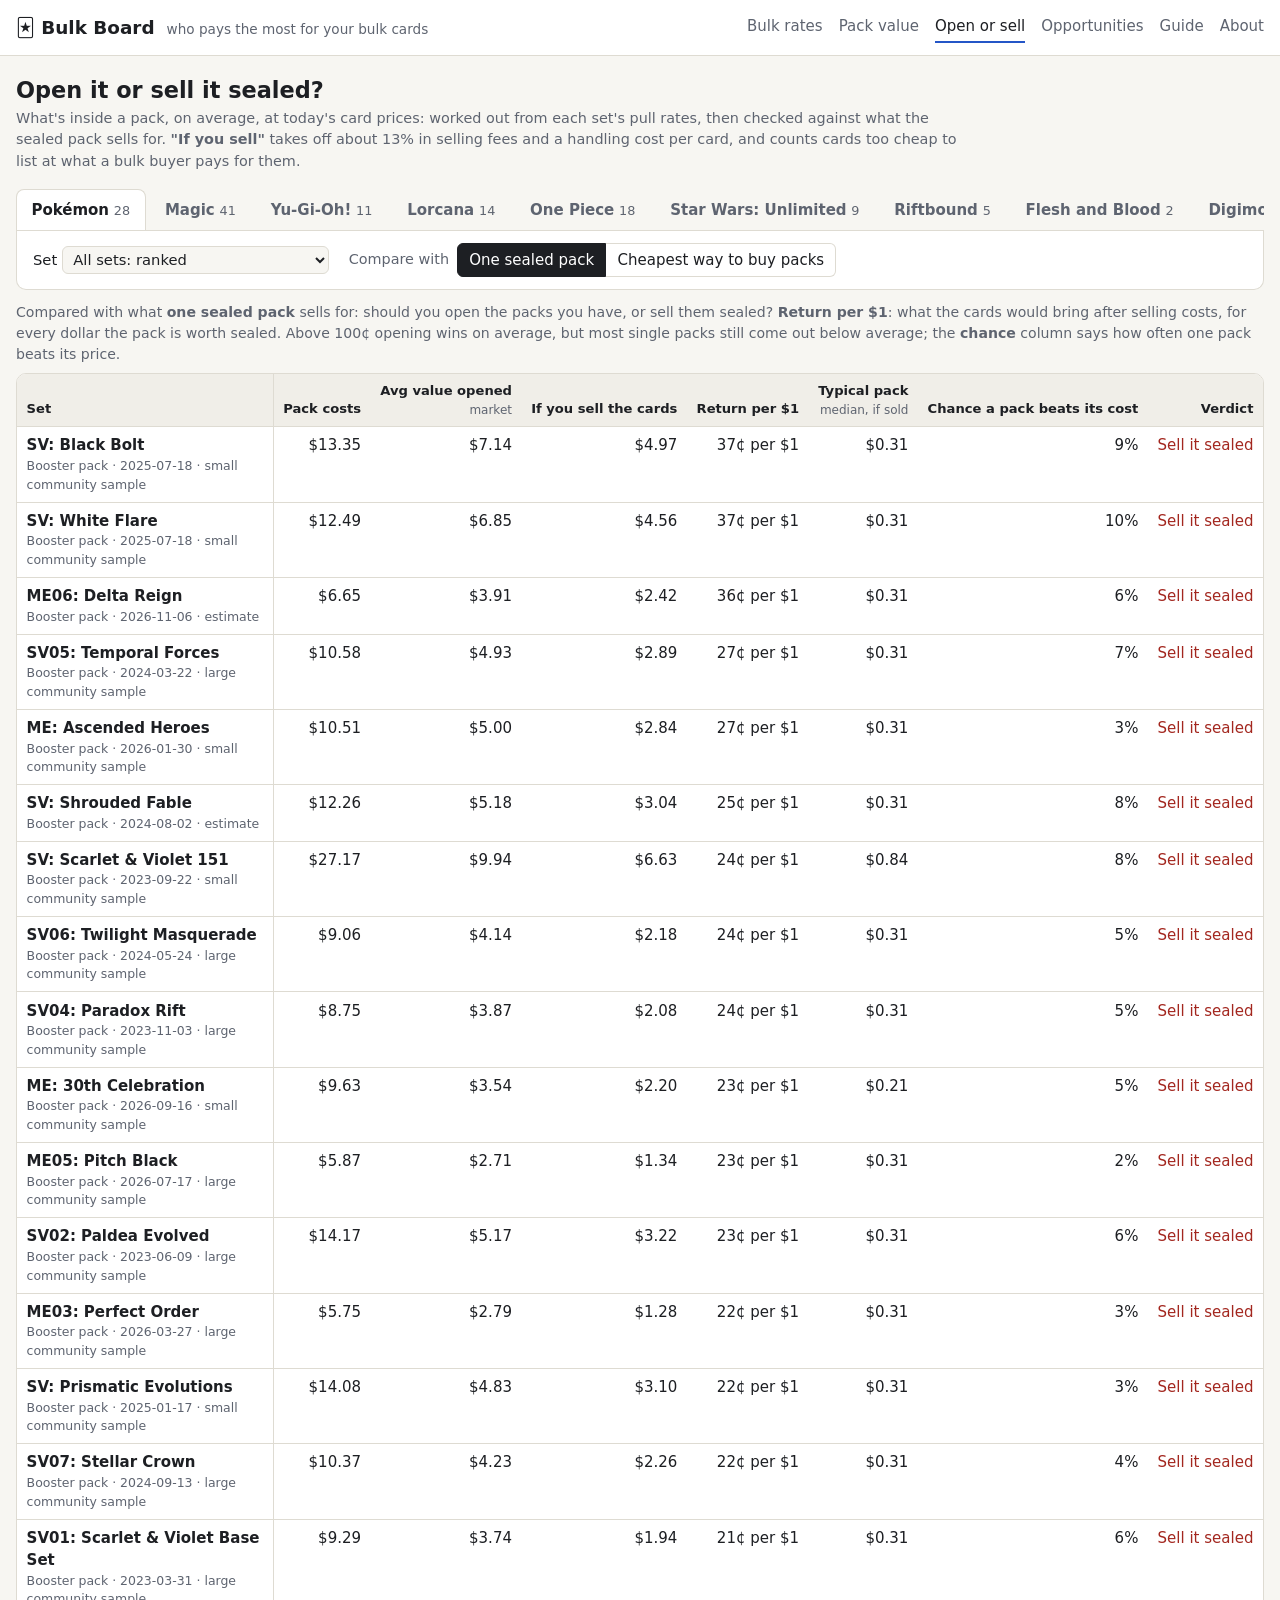
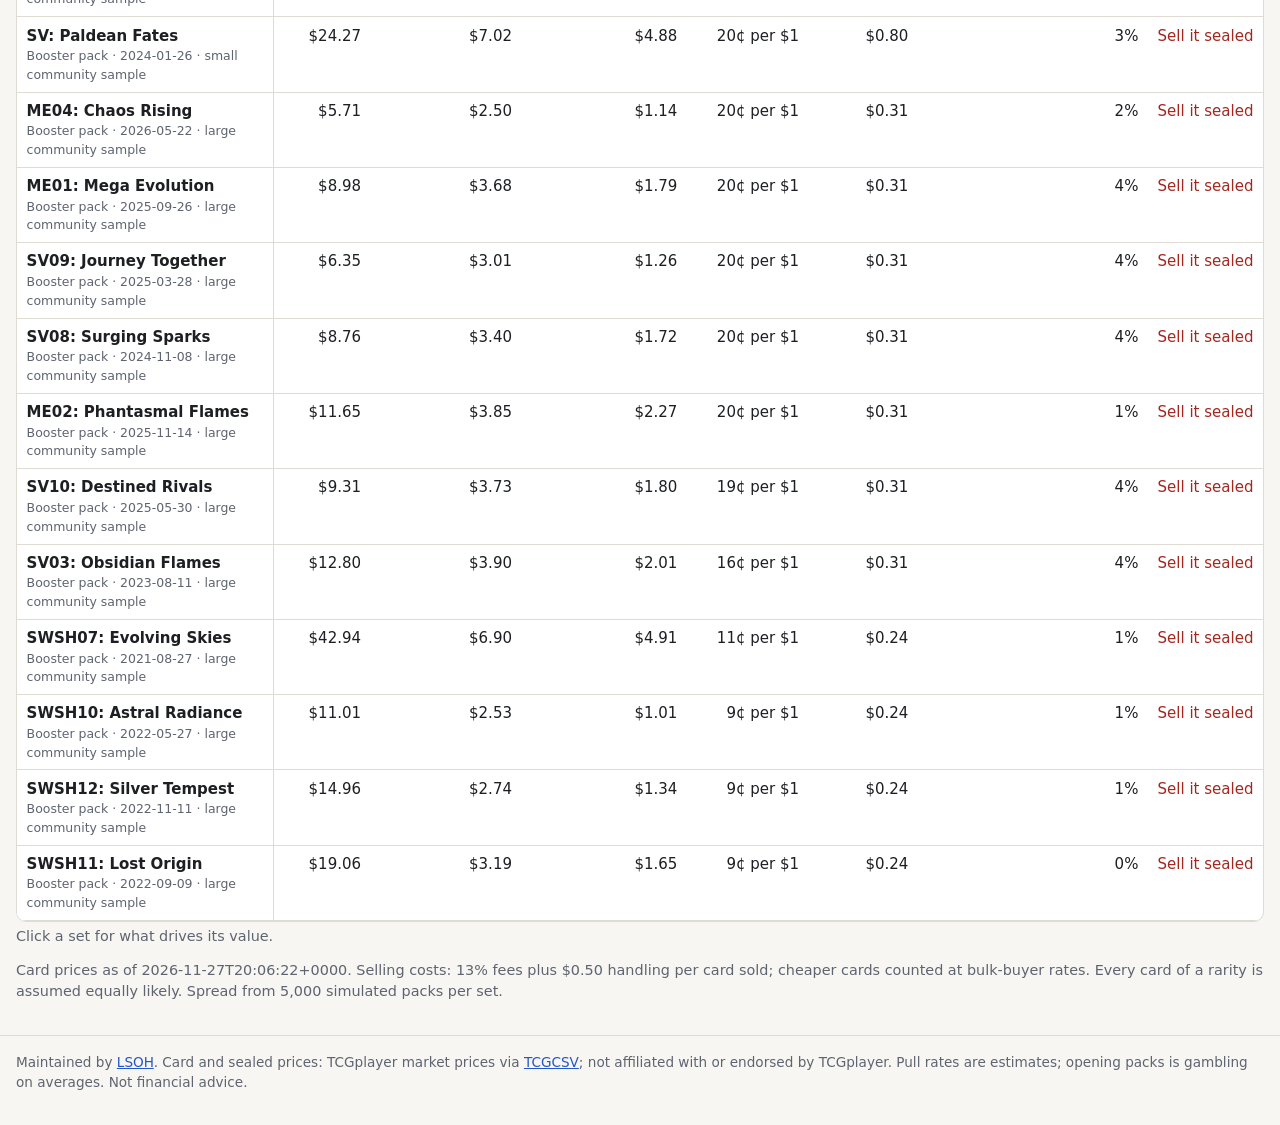
<file: open.html>
<!doctype html>
<html lang="en">
<head>
<meta charset="utf-8">
<meta name="viewport" content="width=device-width,initial-scale=1">
<title>Open or Sell · Bulk Board</title>
<meta name="description" content="Is a booster pack worth more opened or sealed? Expected value per pack for every recent Pokémon, Magic, Lorcana, One Piece and Yu-Gi-Oh! set, from pull rates and current card prices, after selling costs.">
<link rel="icon" href="data:image/svg+xml,<svg xmlns=%22http://www.w3.org/2000/svg%22 viewBox=%220 0 100 100%22><text y=%22.9em%22 font-size=%2290%22>🃏</text></svg>">
<link rel="stylesheet" href="assets/style.css">
</head>
<body>
<header class="top">
  <div class="wrap">
    <a class="brand" href="./">🃏 Bulk Board <small>who pays the most for your bulk cards</small></a>
    <nav class="main">
      <a href="./">Bulk rates</a>
      <a href="sealed.html">Pack value</a>
      <a href="open.html" class="active">Open or sell</a>
      <a href="opportunities.html">Opportunities</a>
      <a href="guide.html">Guide</a>
      <a href="about.html">About</a>
    </nav>
  </div>
</header>

<main class="wrap">
  <h1 class="page-h">Open it or sell it sealed?</h1>
  <p class="hint intro">What's inside a pack, on average, at today's card prices: worked out from each set's pull rates, then checked against what the sealed pack sells for. <b>"If you sell"</b> takes off about 13% in selling fees and a handling cost per card, and counts cards too cheap to list at what a bulk buyer pays for them.</p>

  <nav class="tabs" role="tablist" aria-label="Game" id="tabs"></nav>
  <section class="controls" aria-label="Options">
    <label class="lang">Set <select id="set"></select></label>
    <div class="seg" role="group" aria-label="Compare against">
      <span class="seg-label">Compare with</span>
      <button type="button" data-vs="pack" aria-pressed="true" title="What one sealed pack sells for">One sealed pack</button>
      <button type="button" data-vs="cheapest" aria-pressed="false" title="The cheapest per-pack cost (usually a booster box)">Cheapest way to buy packs</button>
    </div>
  </section>

  <p class="legend" id="legend"></p>
  <div id="view"></div>
  <p class="hint" id="foot"></p>
</main>

<footer>
  <div class="wrap">
    <span>Maintained by <a href="https://github.com/holdTheDoorHoid" target="_blank" rel="noopener">LSOH</a>. Card and sealed prices: TCGplayer market prices via <a href="https://tcgcsv.com" target="_blank" rel="noopener">TCGCSV</a>; not affiliated with or endorsed by TCGplayer. Pull rates are estimates; opening packs is gambling on averages. Not financial advice.</span>
  </div>
</footer>
<script src="assets/open.js"></script>
</body>
</html>
</file>
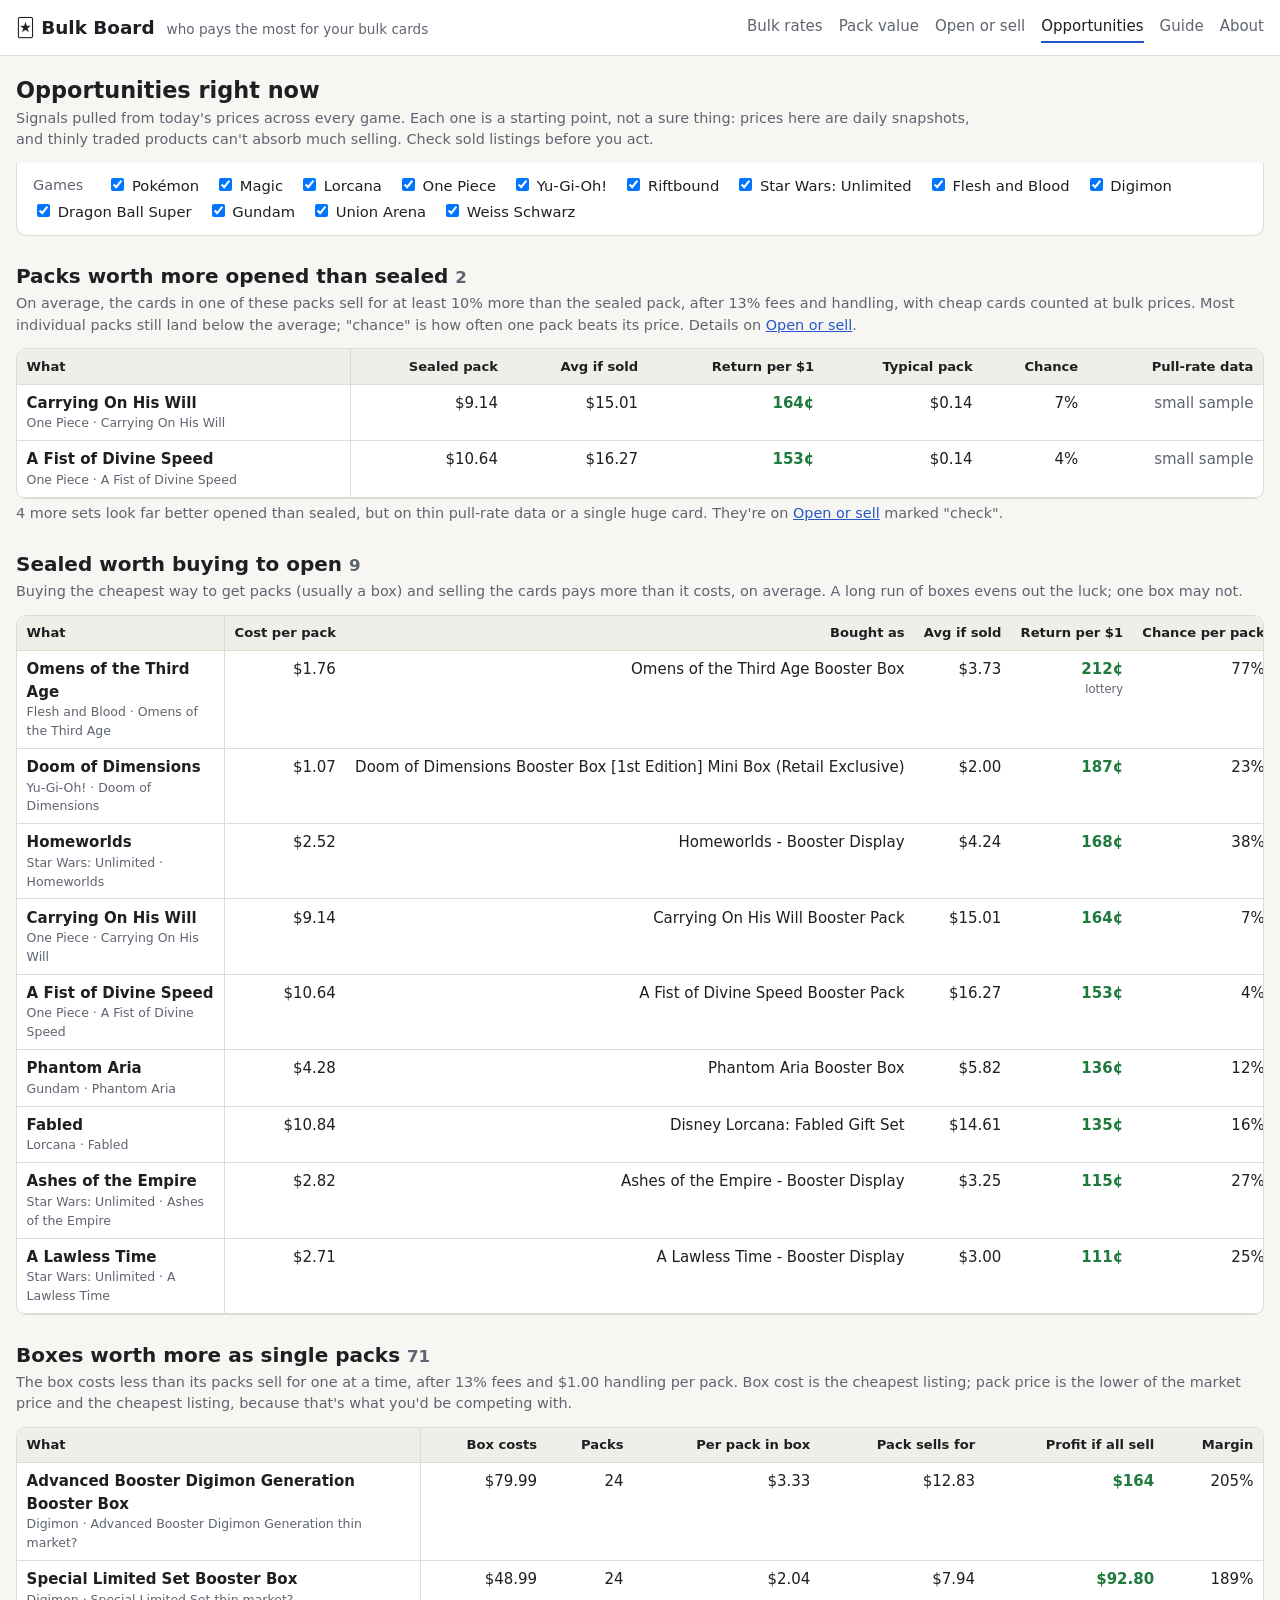
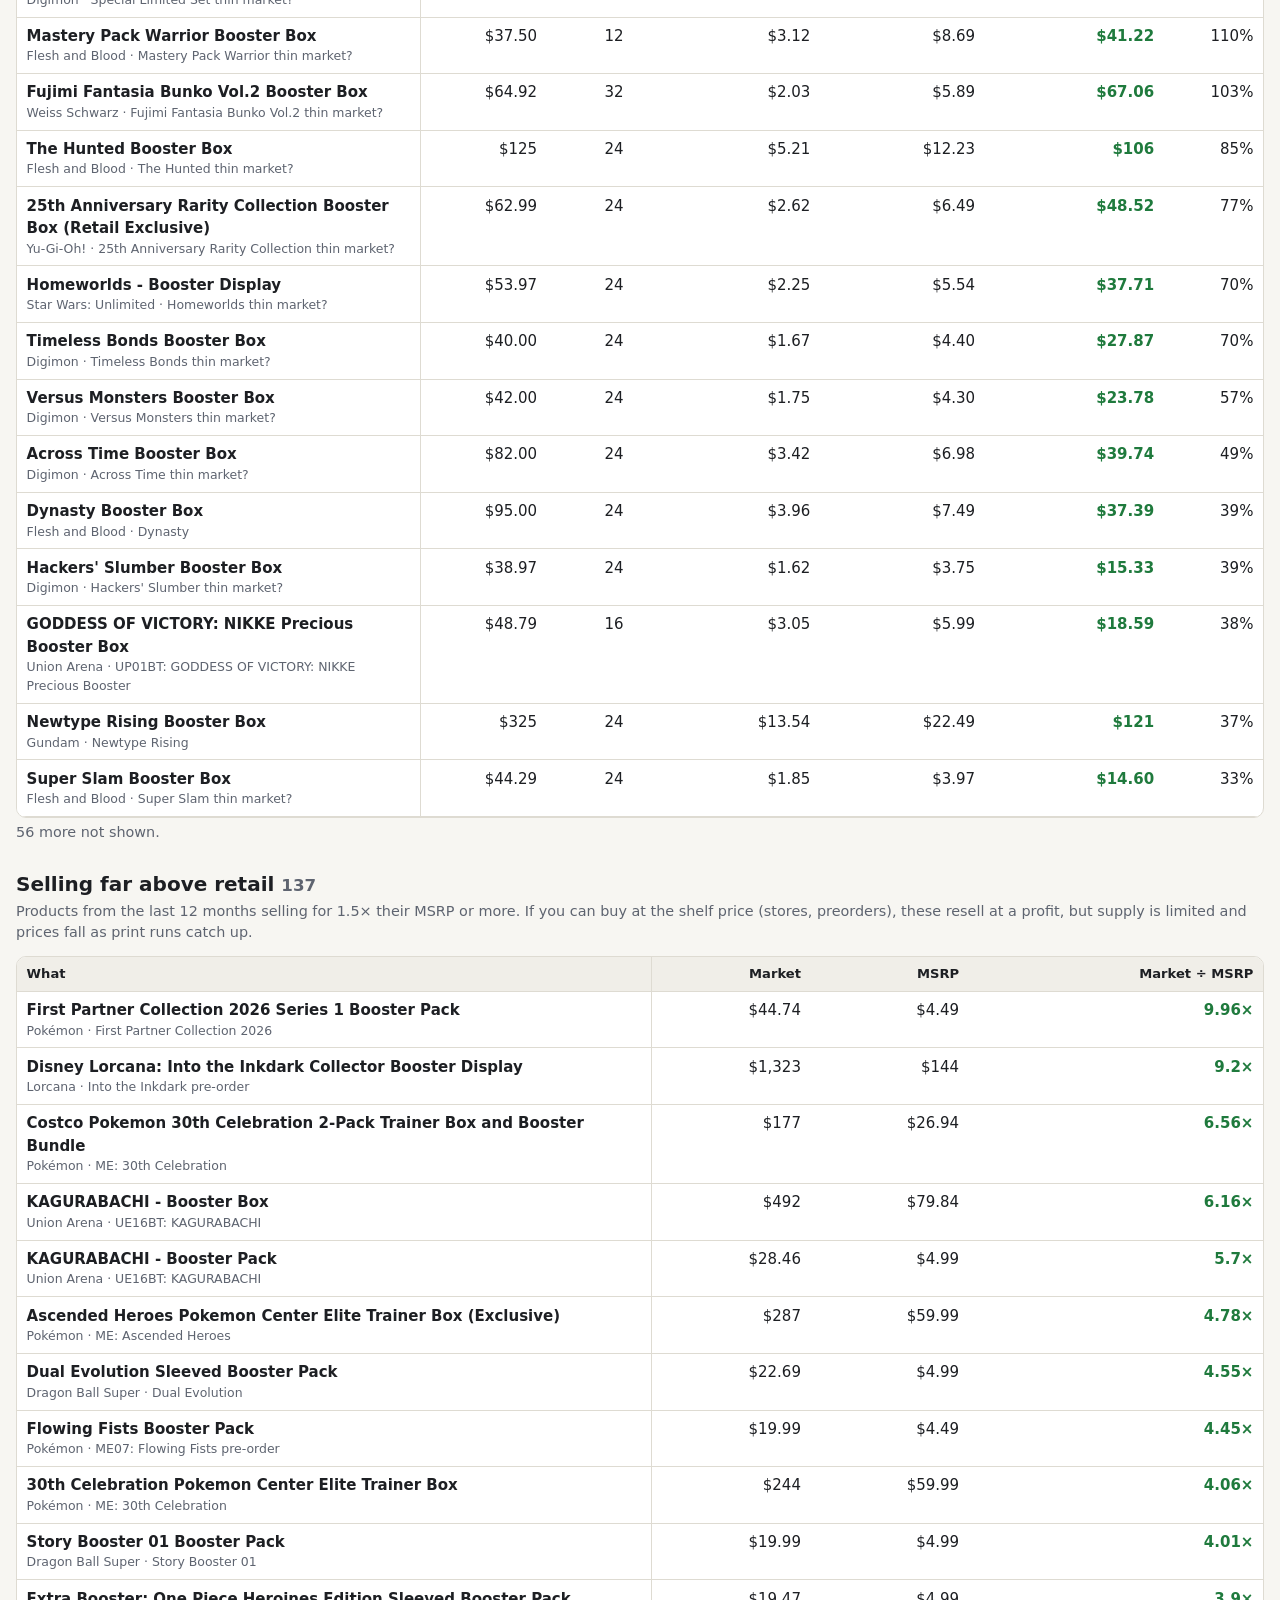
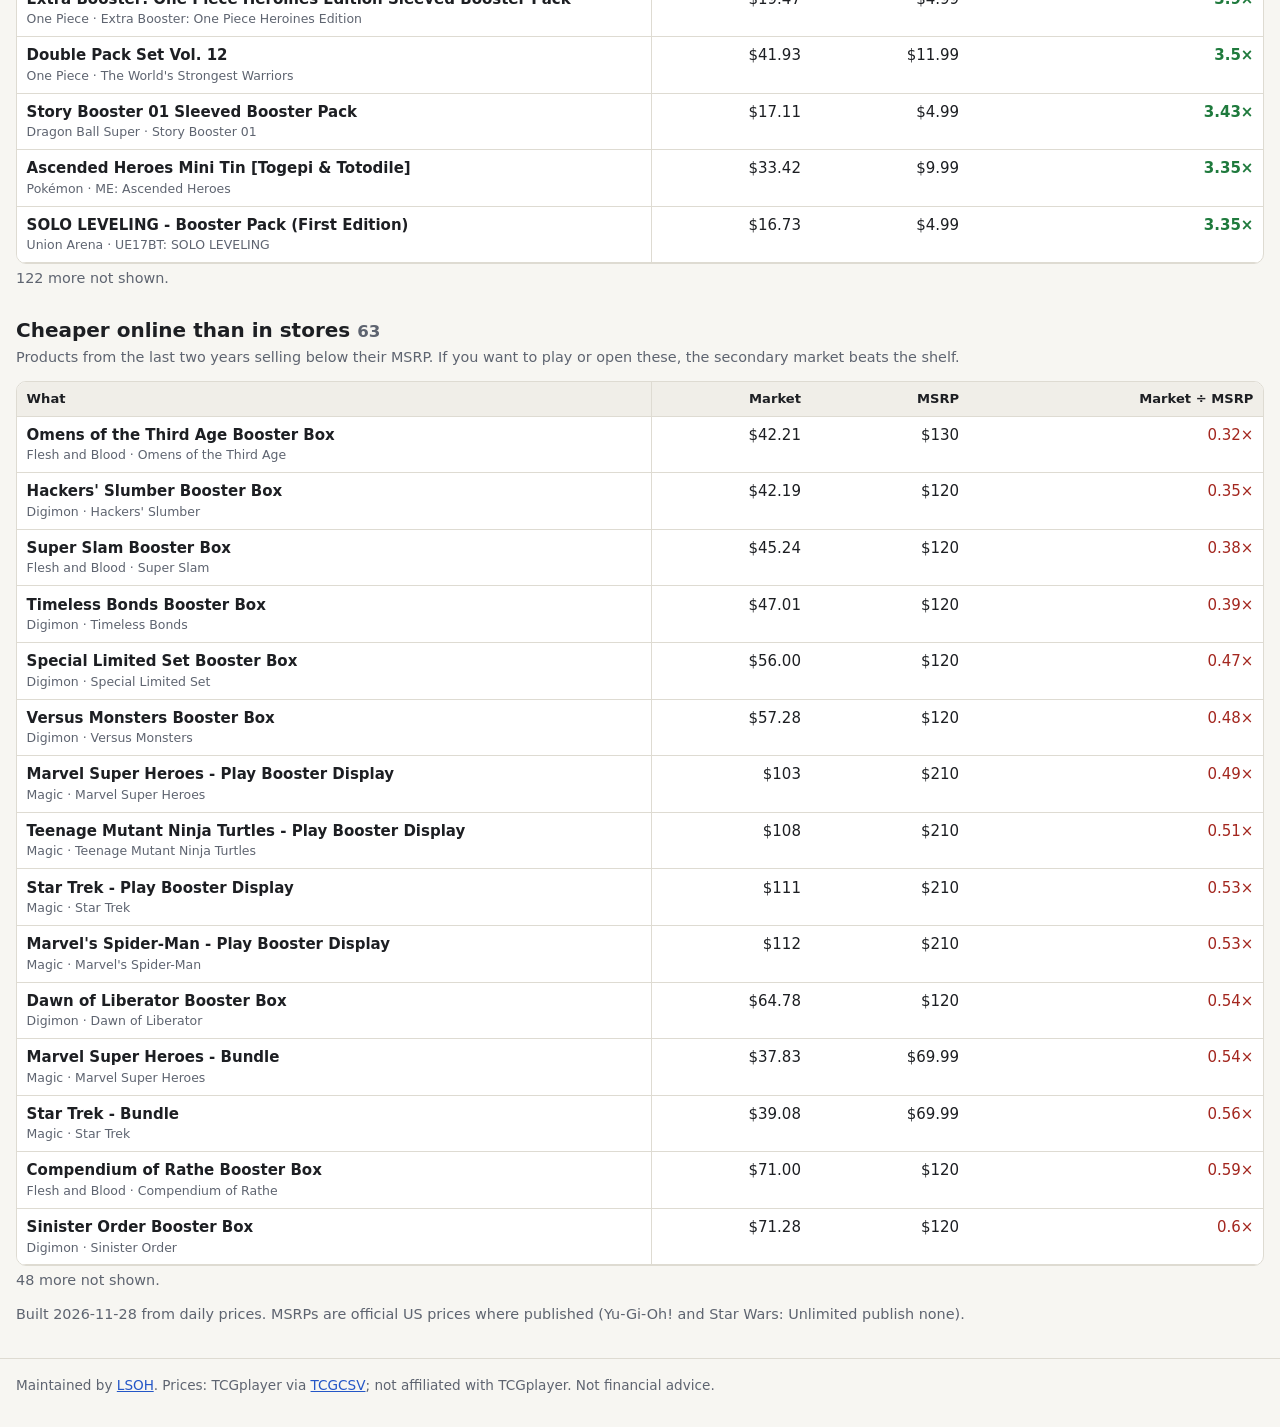
<file: opportunities.html>
<!doctype html>
<html lang="en">
<head>
<meta charset="utf-8">
<meta name="viewport" content="width=device-width,initial-scale=1">
<title>Opportunities · Bulk Board</title>
<meta name="description" content="Money-making signals across Pokémon, Magic, Lorcana, One Piece, Yu-Gi-Oh! and more: packs worth opening, boxes worth splitting into packs, products selling far above or below retail.">
<link rel="icon" href="data:image/svg+xml,<svg xmlns=%22http://www.w3.org/2000/svg%22 viewBox=%220 0 100 100%22><text y=%22.9em%22 font-size=%2290%22>🃏</text></svg>">
<link rel="stylesheet" href="assets/style.css">
</head>
<body>
<header class="top">
  <div class="wrap">
    <a class="brand" href="./">🃏 Bulk Board <small>who pays the most for your bulk cards</small></a>
    <nav class="main">
      <a href="./">Bulk rates</a>
      <a href="sealed.html">Pack value</a>
      <a href="open.html">Open or sell</a>
      <a href="opportunities.html" class="active">Opportunities</a>
      <a href="guide.html">Guide</a>
      <a href="about.html">About</a>
    </nav>
  </div>
</header>
<main class="wrap opp">
  <h1 class="page-h">Opportunities right now</h1>
  <p class="hint intro">Signals pulled from today's prices across every game. Each one is a starting point, not a sure thing: prices here are daily snapshots, and thinly traded products can't absorb much selling. Check sold listings before you act.</p>
  <div class="checks controls" id="games" aria-label="Games"></div>
  <div id="view"></div>
</main>
<footer>
  <div class="wrap">
    <span>Maintained by <a href="https://github.com/holdTheDoorHoid" target="_blank" rel="noopener">LSOH</a>. Prices: TCGplayer via <a href="https://tcgcsv.com" target="_blank" rel="noopener">TCGCSV</a>; not affiliated with TCGplayer. Not financial advice.</span>
  </div>
</footer>
<script src="assets/opps.js"></script>
</body>
</html>
</file>
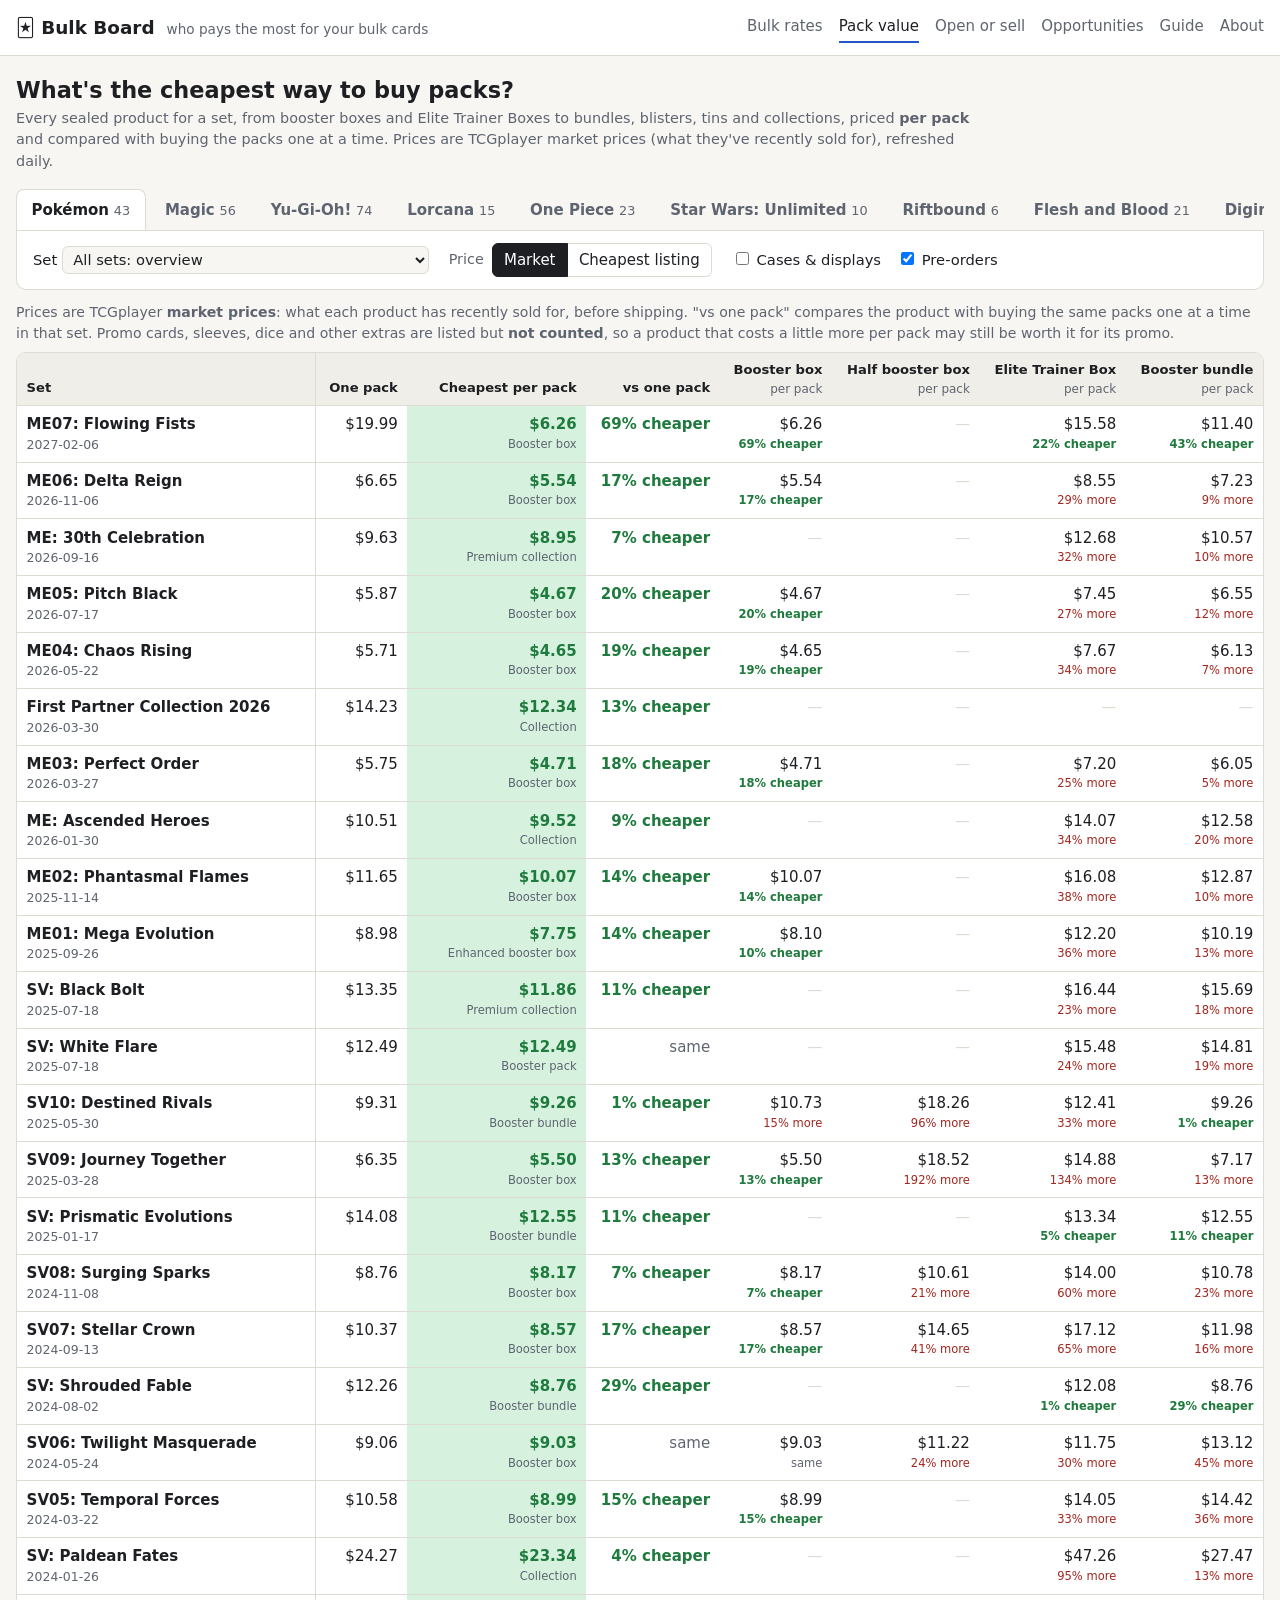
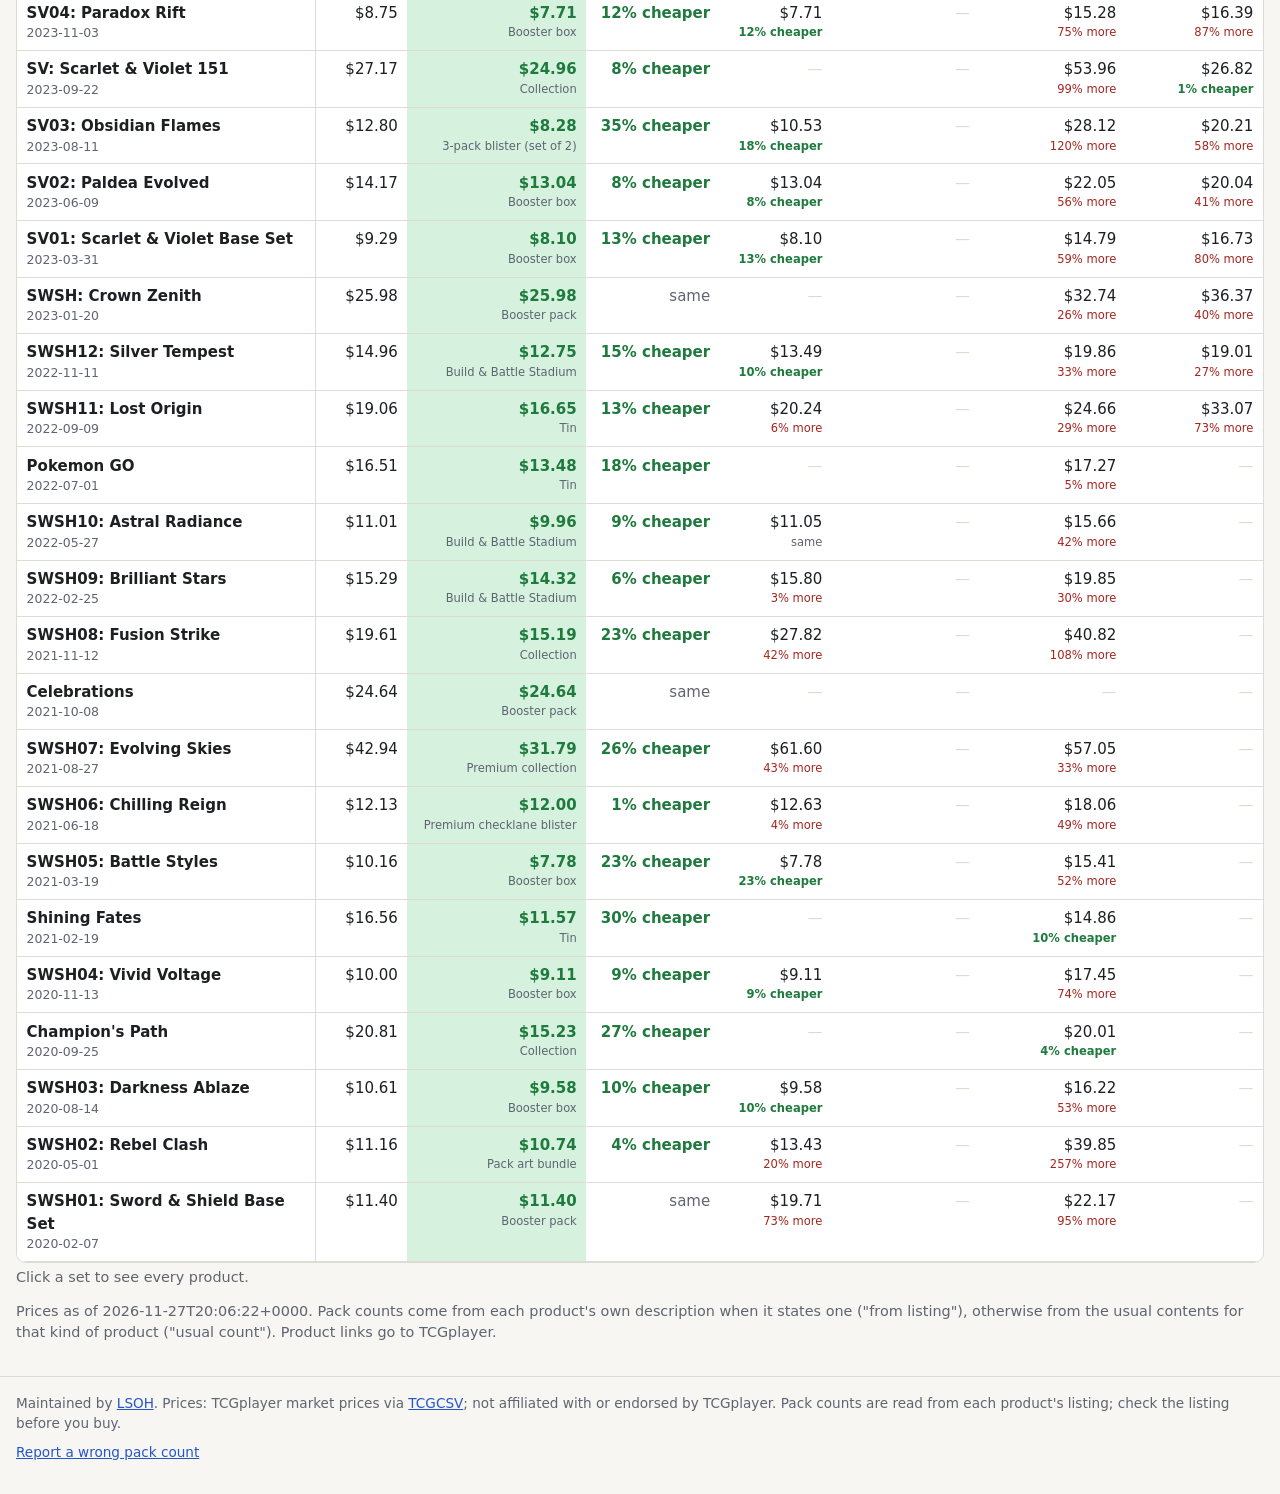
<file: sealed.html>
<!doctype html>
<html lang="en">
<head>
<meta charset="utf-8">
<meta name="viewport" content="width=device-width,initial-scale=1">
<title>Pack Value · Bulk Board</title>
<meta name="description" content="What's the cheapest way to buy booster packs? Compare booster boxes, Elite Trainer Boxes, bundles, blisters and collections by price per pack, for every recent Pokémon, Magic, Lorcana, One Piece and Yu-Gi-Oh! set.">
<link rel="icon" href="data:image/svg+xml,<svg xmlns=%22http://www.w3.org/2000/svg%22 viewBox=%220 0 100 100%22><text y=%22.9em%22 font-size=%2290%22>🃏</text></svg>">
<link rel="stylesheet" href="assets/style.css">
</head>
<body>
<header class="top">
  <div class="wrap">
    <a class="brand" href="./">🃏 Bulk Board <small>who pays the most for your bulk cards</small></a>
    <nav class="main">
      <a href="./">Bulk rates</a>
      <a href="sealed.html" class="active">Pack value</a>
      <a href="open.html">Open or sell</a>
      <a href="opportunities.html">Opportunities</a>
      <a href="guide.html">Guide</a>
      <a href="about.html">About</a>
    </nav>
  </div>
</header>

<main class="wrap">
  <h1 class="page-h">What's the cheapest way to buy packs?</h1>
  <p class="hint intro">Every sealed product for a set, from booster boxes and Elite Trainer Boxes to bundles, blisters, tins and collections, priced <b>per pack</b> and compared with buying the packs one at a time. Prices are TCGplayer market prices (what they've recently sold for), refreshed daily.</p>

  <nav class="tabs" role="tablist" aria-label="Game" id="tabs"></nav>
  <section class="controls" aria-label="Options">
    <label class="lang">Set <select id="set"></select></label>
    <div class="seg" role="group" aria-label="Price basis">
      <span class="seg-label">Price</span>
      <button type="button" data-basis="market" aria-pressed="true" title="What it has recently sold for on TCGplayer">Market</button>
      <button type="button" data-basis="low" aria-pressed="false" title="The cheapest listing right now (any seller, may be one copy)">Cheapest listing</button>
    </div>
    <div class="checks">
      <label><input type="checkbox" id="f-cases"> Cases &amp; displays</label>
      <label><input type="checkbox" id="f-pre" checked> Pre-orders</label>
    </div>
  </section>

  <p class="legend" id="legend"></p>
  <div id="view"></div>
  <p class="hint" id="foot"></p>
</main>

<footer>
  <div class="wrap">
    <span>Maintained by <a href="https://github.com/holdTheDoorHoid" target="_blank" rel="noopener">LSOH</a>. Prices: TCGplayer market prices via <a href="https://tcgcsv.com" target="_blank" rel="noopener">TCGCSV</a>; not affiliated with or endorsed by TCGplayer. Pack counts are read from each product's listing; check the listing before you buy.</span>
    <span><a href="https://github.com/holdTheDoorHoid/bulk-board/issues/new?template=wrong-rate.yml" target="_blank" rel="noopener">Report a wrong pack count</a></span>
  </div>
</footer>
<script src="assets/sealed.js"></script>
</body>
</html>
</file>
<file: assets/style.css>
:root {
  --bg: #f7f6f2;
  --panel: #ffffff;
  --ink: #1d1f23;
  --muted: #5e6470;
  --line: #dedbd2;
  --accent: #2456c7;
  --best: #1f7a3d;
  --best-bg: #d6f2df;
  --good-bg: #ecf8ef;
  --warn: #8a5a00;
  --warn-bg: #fff3d6;
  --bad: #a3271f;
  --chip: #eeece6;
  --head: #f0eee8;
  color-scheme: light;
}
@media (prefers-color-scheme: dark) {
  :root:not([data-theme="light"]) {
    --bg: #15171a; --panel: #1d2024; --ink: #e9e7e2; --muted: #a2a7b0; --line: #33373d;
    --accent: #7ea6ff; --best: #7fe0a0; --best-bg: #1d4a2c; --good-bg: #1b3324;
    --warn: #ffcf70; --warn-bg: #3d3014; --bad: #ff8a80; --chip: #2a2e33; --head: #23262b;
    color-scheme: dark;
  }
}
:root[data-theme="dark"] {
  --bg: #15171a; --panel: #1d2024; --ink: #e9e7e2; --muted: #a2a7b0; --line: #33373d;
  --accent: #7ea6ff; --best: #7fe0a0; --best-bg: #1d4a2c; --good-bg: #1b3324;
  --warn: #ffcf70; --warn-bg: #3d3014; --bad: #ff8a80; --chip: #2a2e33; --head: #23262b;
  color-scheme: dark;
}

* { box-sizing: border-box; }
html { -webkit-text-size-adjust: 100%; }
body {
  margin: 0; background: var(--bg); color: var(--ink);
  font: 15px/1.5 system-ui, -apple-system, "Segoe UI", Roboto, sans-serif;
}
a { color: var(--accent); }
.wrap { max-width: 1280px; margin: 0 auto; padding: 0 16px; }
h1, h2, h3 { line-height: 1.25; }
h2 { font-size: 1.25rem; margin: 0 0 .25rem; }
.hint { color: var(--muted); font-size: .9rem; margin: .25rem 0 .75rem; }

/* header */
header.top { background: var(--panel); border-bottom: 1px solid var(--line); }
header.top .wrap { display: flex; flex-wrap: wrap; align-items: center; gap: .5rem 1.5rem; padding-top: .75rem; padding-bottom: .75rem; }
.brand { font-weight: 700; font-size: 1.15rem; color: var(--ink); text-decoration: none; }
.brand small { font-weight: 400; color: var(--muted); font-size: .85rem; margin-left: .35rem; }
nav.main { display: flex; gap: 1rem; margin-left: auto; }
nav.main a { color: var(--muted); text-decoration: none; padding: .2rem 0; border-bottom: 2px solid transparent; }
nav.main a.active, nav.main a:hover { color: var(--ink); border-bottom-color: var(--accent); }

/* game tabs */
.tabs { display: flex; gap: .25rem; overflow-x: auto; margin: 1rem 0 0; border-bottom: 1px solid var(--line); scrollbar-width: thin; }
.tabs button {
  appearance: none; border: 1px solid transparent; border-bottom: none; background: none; color: var(--muted);
  padding: .55rem .9rem; font: inherit; font-weight: 600; cursor: pointer; border-radius: 8px 8px 0 0; white-space: nowrap;
}
.tabs button[aria-selected="true"] { background: var(--panel); color: var(--ink); border-color: var(--line); margin-bottom: -1px; }
.tabs button .n { font-weight: 400; color: var(--muted); font-size: .8rem; margin-left: .3rem; }

/* controls */
.controls { display: flex; flex-wrap: wrap; align-items: center; gap: .75rem 1.25rem; background: var(--panel); border: 1px solid var(--line); border-top: none; padding: .75rem 1rem; border-radius: 0 0 10px 10px; }
.seg { display: inline-flex; align-items: center; gap: 0; }
.seg-label { color: var(--muted); font-size: .9rem; margin-right: .5rem; }
.seg button { font: inherit; padding: .3rem .7rem; border: 1px solid var(--line); background: var(--panel); color: var(--ink); cursor: pointer; }
.seg button:first-of-type { border-radius: 6px 0 0 6px; }
.seg button:last-of-type { border-radius: 0 6px 6px 0; border-left: none; }
.seg button[aria-pressed="true"] { background: var(--ink); color: var(--panel); border-color: var(--ink); }
.checks { display: flex; flex-wrap: wrap; gap: .25rem 1rem; font-size: .92rem; }
.checks label { white-space: nowrap; cursor: pointer; }
#q { margin-left: auto; font: inherit; padding: .35rem .6rem; border: 1px solid var(--line); border-radius: 6px; background: var(--bg); color: var(--ink); min-width: 0; width: 15rem; max-width: 100%; }

.legend { color: var(--muted); font-size: .88rem; margin: .75rem 0 .5rem; }
.legend .sw { display: inline-block; padding: 0 .35rem; border-radius: 4px; }
.legend .sw.r1 { background: var(--best-bg); color: var(--best); font-weight: 700; }
.legend .sw.r2 { background: var(--good-bg); }

/* table */
.table-wrap { overflow-x: auto; background: var(--panel); border: 1px solid var(--line); border-radius: 10px; }
.table-wrap:focus { outline: 2px solid var(--accent); outline-offset: 2px; }
table.rates { border-collapse: separate; border-spacing: 0; width: 100%; font-variant-numeric: tabular-nums; }
.rates th, .rates td { padding: .45rem .6rem; border-bottom: 1px solid var(--line); text-align: right; white-space: nowrap; vertical-align: top; }
.rates thead th { position: sticky; top: 0; background: var(--head); z-index: 2; font-size: .82rem; font-weight: 600; vertical-align: bottom; }
.rates thead th button { all: unset; cursor: pointer; display: block; text-align: right; }
.rates thead th button:focus-visible { outline: 2px solid var(--accent); }
.rates thead th .u { display: block; font-weight: 400; color: var(--muted); font-size: .75rem; }
.rates thead th .arrow { color: var(--accent); }
.rates th.store, .rates td.store { text-align: left; position: sticky; left: 0; background: var(--panel); z-index: 1; min-width: 13rem; max-width: 18rem; white-space: normal; border-right: 1px solid var(--line); }
.rates thead th.store { background: var(--head); z-index: 3; }
.rates tbody tr.row { cursor: pointer; }
.rates tbody tr.row:hover td { background-image: linear-gradient(rgba(127,127,127,.06), rgba(127,127,127,.06)); }
.rates tbody tr.row:focus-visible { outline: 2px solid var(--accent); outline-offset: -2px; }
.store .nm { font-weight: 600; }
.store .meta { display: block; color: var(--muted); font-size: .78rem; }
.fresh { font-size: .72rem; padding: 0 .3rem; border-radius: 4px; background: var(--chip); color: var(--muted); white-space: nowrap; }
.fresh.changed, .fresh.old { background: var(--warn-bg); color: var(--warn); }
.fresh.err { background: var(--warn-bg); color: var(--bad); }

td.v { color: var(--ink); }
td.v.none { color: var(--line); }
td.v.r1 { background: var(--best-bg); color: var(--best); font-weight: 700; }
td.v.r2, td.v.r3 { background: var(--good-bg); }
td.v.sh { color: var(--muted); font-style: italic; }
.lang { font-size: .92rem; white-space: nowrap; }
.lang select { font: inherit; padding: .2rem .4rem; border: 1px solid var(--line); border-radius: 6px; background: var(--bg); color: var(--ink); }
td.v .star { font-size: .75em; margin-right: .15rem; }
td.v .tag { display: inline-block; font-size: .66rem; font-weight: 600; padding: 0 .25rem; border-radius: 3px; background: var(--chip); color: var(--muted); margin-left: .25rem; vertical-align: 1px; }
td.v .fx { display: block; font-size: .72rem; color: var(--muted); font-weight: 400; }

tr.detail td { background: var(--bg); text-align: left; white-space: normal; padding: 1rem; }
.detail-grid { display: grid; grid-template-columns: repeat(auto-fit, minmax(16rem, 1fr)); gap: .5rem 1.5rem; max-width: 70rem; }
.detail-grid dt { font-size: .78rem; color: var(--muted); text-transform: uppercase; letter-spacing: .03em; }
.detail-grid dd { margin: 0 0 .5rem; }
.raw { margin-top: .75rem; border-collapse: collapse; font-size: .9rem; }
.raw th, .raw td { text-align: left; padding: .2rem .75rem .2rem 0; border-bottom: 1px solid var(--line); white-space: normal; position: static; background: none; }
.raw th { color: var(--muted); font-weight: 600; font-size: .8rem; }

.empty, .unpublished { color: var(--muted); font-size: .9rem; }

/* calculator */
.calc { margin: 2rem 0; background: var(--panel); border: 1px solid var(--line); border-radius: 10px; padding: 1rem; }
.calc-grid { display: grid; grid-template-columns: repeat(auto-fill, minmax(11rem, 1fr)); gap: .6rem 1rem; }
.calc-grid label { display: flex; flex-direction: column; font-size: .85rem; color: var(--muted); }
.calc-grid input, .calc-ship input { font: inherit; padding: .35rem .5rem; border: 1px solid var(--line); border-radius: 6px; background: var(--bg); color: var(--ink); width: 100%; }
.calc-ship { margin: 1rem 0; display: flex; flex-wrap: wrap; align-items: center; gap: .5rem 1rem; }
.calc-ship label { font-size: .9rem; }
.calc-ship input { width: 6rem; display: inline-block; margin-left: .2rem; }
.dollar { color: var(--muted); margin-left: .35rem; }
.calc-summary { padding: .75rem 1rem; border-radius: 8px; background: var(--best-bg); color: var(--ink); margin-bottom: .75rem; }
.calc-summary b { color: var(--best); }
table.calc-t { border-collapse: collapse; width: 100%; font-variant-numeric: tabular-nums; font-size: .92rem; }
.calc-wrap { overflow-x: auto; }
.calc-t th, .calc-t td { text-align: right; padding: .35rem .5rem; border-bottom: 1px solid var(--line); }
.calc-t th:first-child, .calc-t td:first-child { text-align: left; }
.calc-t td.warn { color: var(--warn); text-align: left; font-size: .85rem; }
.calc-t tr.top td { font-weight: 700; }

/* prose pages */
.prose { max-width: 48rem; margin: 1.5rem auto 3rem; background: var(--panel); border: 1px solid var(--line); border-radius: 10px; padding: 1.25rem 1.5rem; }
.prose h1 { margin-top: 0; }
.prose table { border-collapse: collapse; font-size: .92rem; margin: .5rem 0 1rem; }
.prose th, .prose td { border-bottom: 1px solid var(--line); padding: .3rem .6rem; text-align: left; }
.prose td.n, .prose th.n { text-align: right; font-variant-numeric: tabular-nums; }
.callout { background: var(--warn-bg); border-radius: 8px; padding: .6rem .9rem; }

footer { border-top: 1px solid var(--line); margin-top: 2rem; padding: 1rem 0 2rem; color: var(--muted); font-size: .85rem; }
footer .wrap { display: flex; flex-wrap: wrap; gap: .5rem 2rem; justify-content: space-between; }

@media (max-width: 640px) {
  nav.main { margin-left: 0; }
  #q { margin-left: 0; width: 100%; }
  .rates th.store, .rates td.store { min-width: 9.5rem; max-width: 11rem; }
  .brand small { display: block; margin-left: 0; }
}

/* pack value page */
.page-h { font-size: 1.4rem; margin: 1.25rem 0 .25rem; }
.intro { max-width: 60rem; }
.good { color: var(--best); font-weight: 600; }
.bad { color: var(--bad); }
.muted { color: var(--muted); }
.set-h { margin: 1.25rem 0 .25rem; }
.set-h small { font-weight: 400; color: var(--muted); font-size: .85rem; }
.grp-h { font-size: 1rem; margin: 1.25rem 0 .5rem; }
table.sealed td.v.txt { text-align: left; white-space: normal; min-width: 9rem; }
table.sealed td.store a.nm { color: var(--ink); text-decoration: none; }
table.sealed td.store a.nm:hover { text-decoration: underline; }
table.sealed tr.row { cursor: pointer; }
.kpis { display: grid; grid-template-columns: repeat(auto-fit, minmax(12rem, 1fr)); gap: .75rem; margin: .75rem 0 1rem; }
.kpis > div { background: var(--panel); border: 1px solid var(--line); border-radius: 10px; padding: .6rem .8rem; }
.kpis span { display: block; color: var(--muted); font-size: .8rem; }
.kpis b { display: block; font-size: 1.35rem; font-variant-numeric: tabular-nums; }
.kpis small { display: block; color: var(--muted); font-size: .78rem; }
.rates thead th .u { white-space: normal; }
.opp h2 { margin-top: 1.75rem; }
nav.main a { white-space: nowrap; }
.lang { max-width: 100%; }
.lang select { max-width: min(100%, 26rem); }
@media (max-width: 640px) {
  nav.main { width: 100%; overflow-x: auto; flex-wrap: nowrap; gap: .9rem; scrollbar-width: none; padding-bottom: .15rem; }
  nav.main::-webkit-scrollbar { display: none; }
  .lang { display: flex; align-items: center; gap: .4rem; width: 100%; white-space: normal; }
  .lang select { flex: 1; min-width: 0; }
}
</file>
